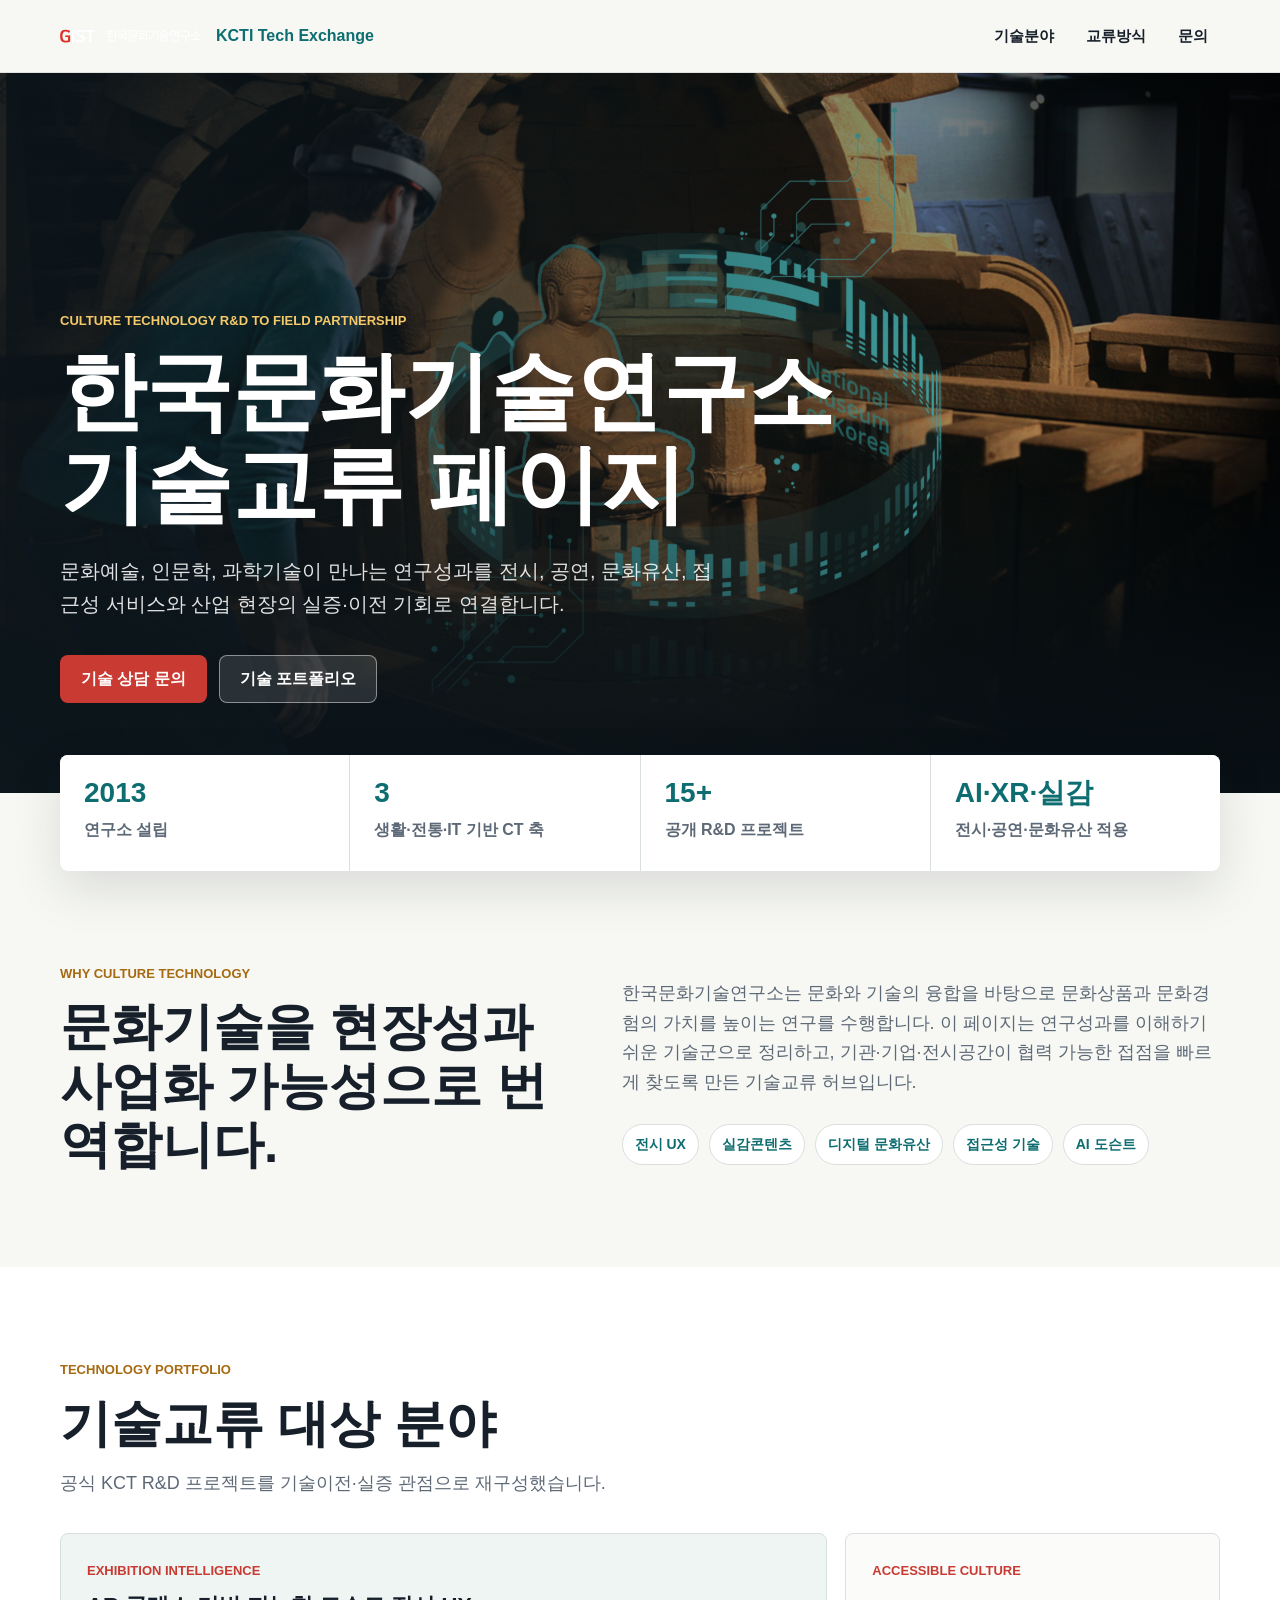
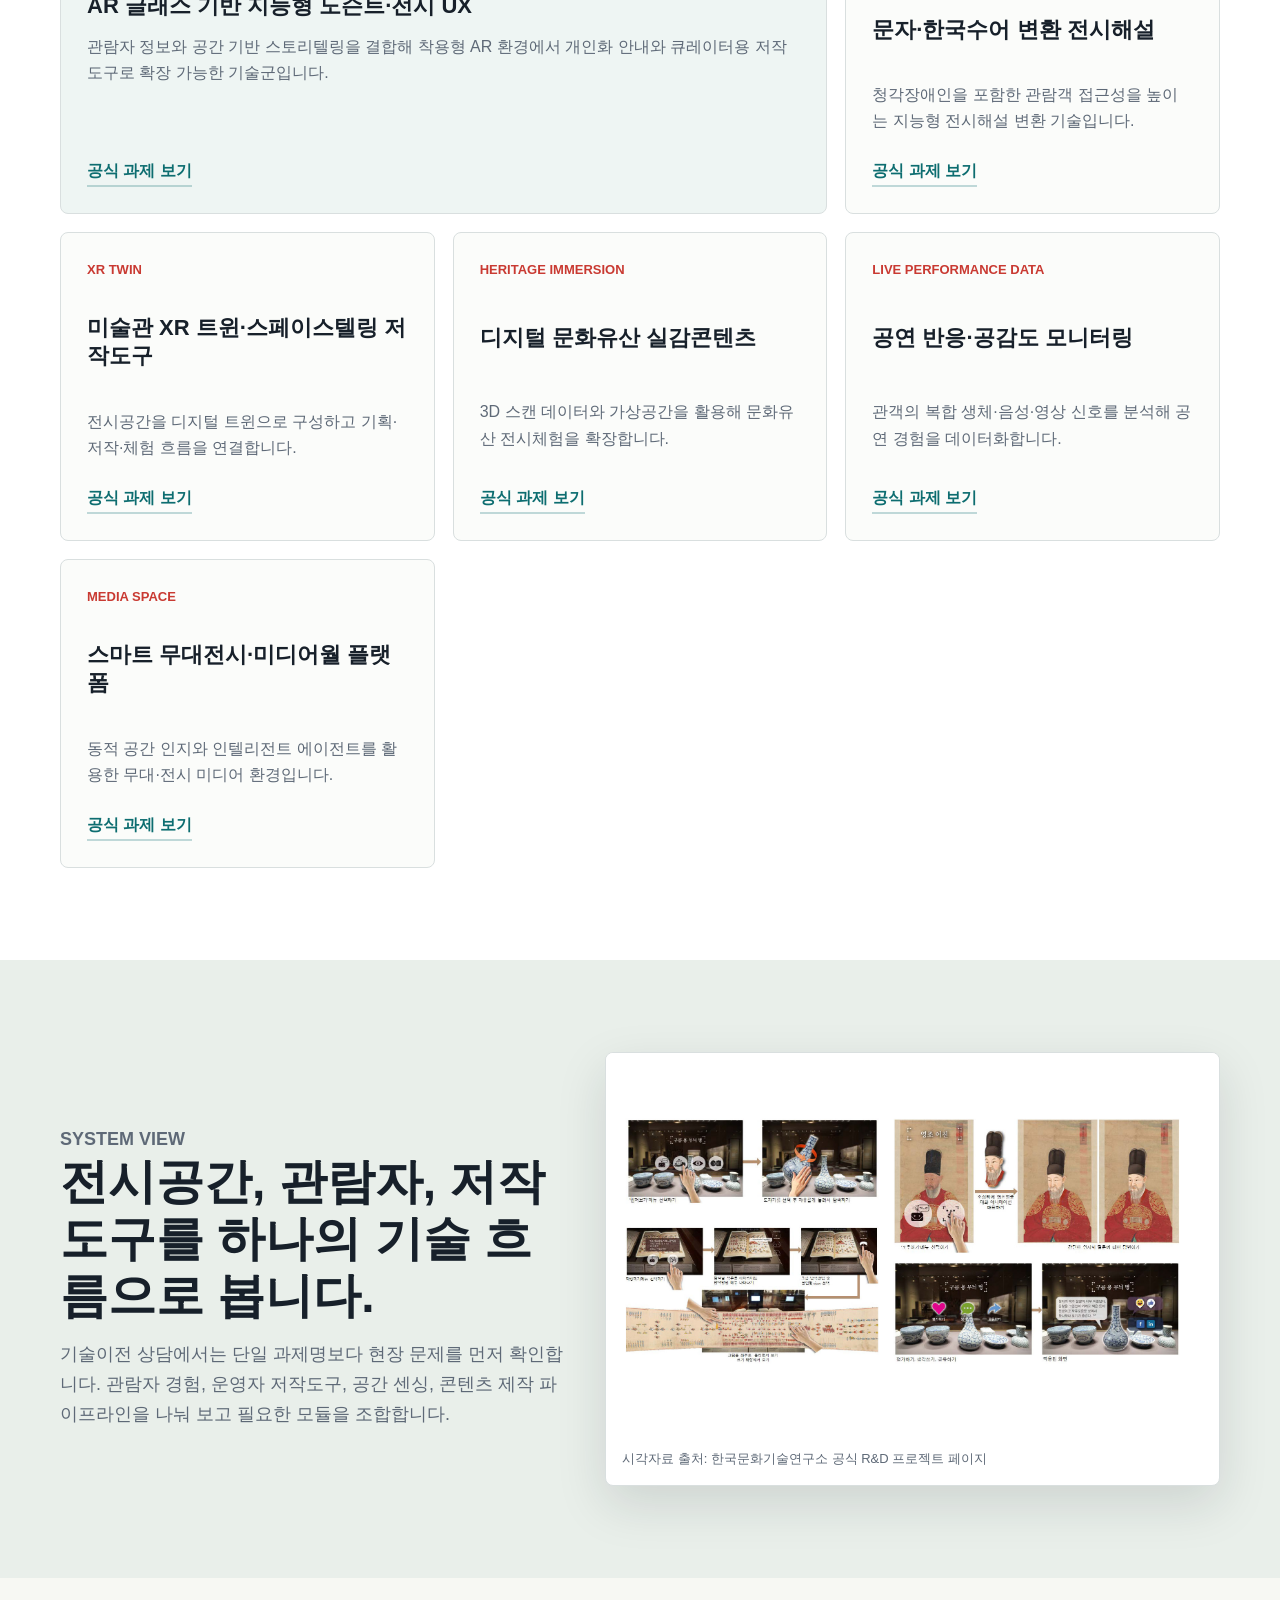
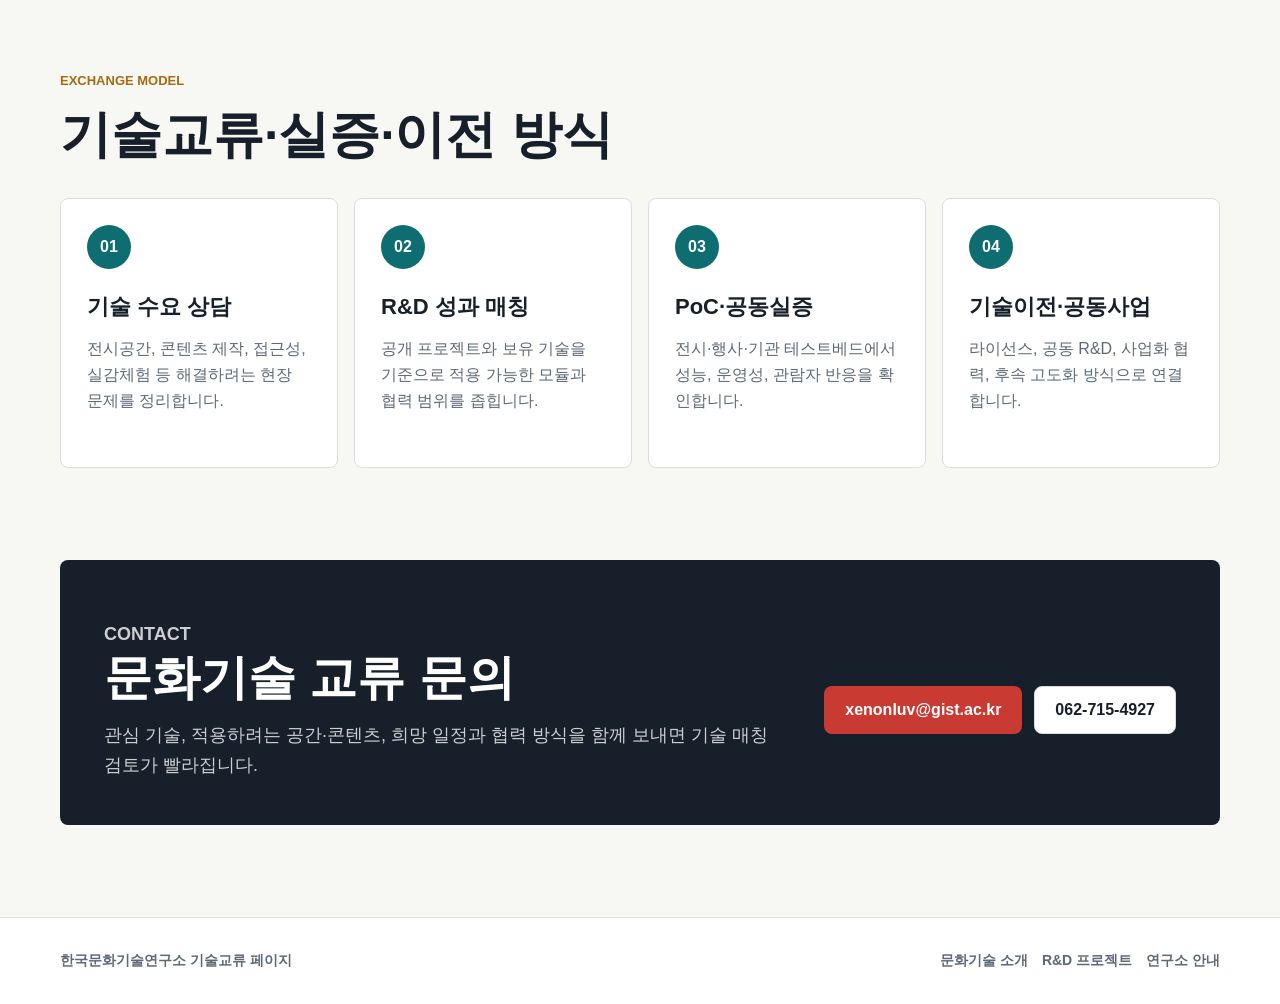
<file: index.html>
<!DOCTYPE html>
<html lang="ko">
<head>
  <meta charset="utf-8">
  <meta name="viewport" content="width=device-width, initial-scale=1">
  <title>한국문화기술연구소 기술교류 페이지</title>
  <meta name="description" content="한국문화기술연구소의 문화기술 R&D 성과를 기술교류, 실증협력, 기술이전으로 연결하는 안내 페이지입니다.">
  <meta property="og:title" content="한국문화기술연구소 기술교류 페이지">
  <meta property="og:description" content="전시, 공연, 문화유산, 접근성, XR/AI 기반 문화기술의 교류와 이전을 위한 랜딩 페이지">
  <meta property="og:image" content="assets/kct-ar-docent.jpg">
  <link rel="icon" href="assets/kct-logo.png">
  <link rel="stylesheet" href="styles.css">
</head>
<body>
  <a class="skip-link" href="#main">본문으로 바로가기</a>

  <header class="site-header">
    <div class="shell header-inner">
      <a class="brand" href="#top" aria-label="한국문화기술연구소 기술교류 페이지 홈">
        <img src="assets/kct-logo.png" alt="한국문화기술연구소">
        <span>KCTI Tech Exchange</span>
      </a>
      <nav class="nav" aria-label="주요 메뉴">
        <a href="#portfolio">기술분야</a>
        <a href="#exchange">교류방식</a>
        <a href="#contact">문의</a>
      </nav>
    </div>
  </header>

  <main id="main">
    <section id="top" class="hero" aria-labelledby="hero-title">
      <div class="hero-media" aria-hidden="true">
        <img src="assets/kct-ar-docent.jpg" alt="">
      </div>
      <div class="hero-overlay" aria-hidden="true"></div>
      <div class="shell hero-content">
        <p class="eyebrow">Culture Technology R&D to Field Partnership</p>
        <h1 id="hero-title">한국문화기술연구소 기술교류 페이지</h1>
        <p class="hero-copy">
          문화예술, 인문학, 과학기술이 만나는 연구성과를 전시, 공연, 문화유산,
          접근성 서비스와 산업 현장의 실증·이전 기회로 연결합니다.
        </p>
        <div class="hero-actions" aria-label="주요 이동">
          <a class="button primary" href="mailto:xenonluv@gist.ac.kr?subject=%5BKCTI%20Tech%20Exchange%5D%20%EA%B8%B0%EC%88%A0%EA%B5%90%EB%A5%98%20%EB%AC%B8%EC%9D%98">기술 상담 문의</a>
          <a class="button secondary" href="#portfolio">기술 포트폴리오</a>
        </div>
      </div>
    </section>

    <section class="proof-strip" aria-label="핵심 정보">
      <div class="shell proof-grid">
        <div>
          <strong>2013</strong>
          <span>연구소 설립</span>
        </div>
        <div>
          <strong>3</strong>
          <span>생활·전통·IT 기반 CT 축</span>
        </div>
        <div>
          <strong>15+</strong>
          <span>공개 R&D 프로젝트</span>
        </div>
        <div>
          <strong>AI·XR·실감</strong>
          <span>전시·공연·문화유산 적용</span>
        </div>
      </div>
    </section>

    <section class="section intro">
      <div class="shell split">
        <div class="section-heading">
          <p class="eyebrow">Why Culture Technology</p>
          <h2>문화기술을 현장성과 사업화 가능성으로 번역합니다.</h2>
        </div>
        <div class="section-body">
          <p>
            한국문화기술연구소는 문화와 기술의 융합을 바탕으로 문화상품과
            문화경험의 가치를 높이는 연구를 수행합니다. 이 페이지는 연구성과를
            이해하기 쉬운 기술군으로 정리하고, 기관·기업·전시공간이 협력 가능한
            접점을 빠르게 찾도록 만든 기술교류 허브입니다.
          </p>
          <div class="pill-row" aria-label="핵심 키워드">
            <span>전시 UX</span>
            <span>실감콘텐츠</span>
            <span>디지털 문화유산</span>
            <span>접근성 기술</span>
            <span>AI 도슨트</span>
          </div>
        </div>
      </div>
    </section>

    <section id="portfolio" class="section portfolio" aria-labelledby="portfolio-title">
      <div class="shell">
        <div class="section-heading compact">
          <p class="eyebrow">Technology Portfolio</p>
          <h2 id="portfolio-title">기술교류 대상 분야</h2>
          <p>공식 KCT R&D 프로젝트를 기술이전·실증 관점으로 재구성했습니다.</p>
        </div>

        <div class="tech-grid">
          <article class="tech-card featured">
            <div>
              <p class="card-kicker">Exhibition Intelligence</p>
              <h3>AR 글래스 기반 지능형 도슨트·전시 UX</h3>
              <p>
                관람자 정보와 공간 기반 스토리텔링을 결합해 착용형 AR 환경에서
                개인화 안내와 큐레이터용 저작도구로 확장 가능한 기술군입니다.
              </p>
            </div>
            <a href="https://kct.gist.ac.kr/kct/sub02_01_02_03.do" target="_blank" rel="noopener">공식 과제 보기</a>
          </article>

          <article class="tech-card">
            <p class="card-kicker">Accessible Culture</p>
            <h3>문자·한국수어 변환 전시해설</h3>
            <p>청각장애인을 포함한 관람객 접근성을 높이는 지능형 전시해설 변환 기술입니다.</p>
            <a href="https://kct.gist.ac.kr/kct/53877.do" target="_blank" rel="noopener">공식 과제 보기</a>
          </article>

          <article class="tech-card">
            <p class="card-kicker">XR Twin</p>
            <h3>미술관 XR 트윈·스페이스텔링 저작도구</h3>
            <p>전시공간을 디지털 트윈으로 구성하고 기획·저작·체험 흐름을 연결합니다.</p>
            <a href="https://kct.gist.ac.kr/kct/64228.do" target="_blank" rel="noopener">공식 과제 보기</a>
          </article>

          <article class="tech-card">
            <p class="card-kicker">Heritage Immersion</p>
            <h3>디지털 문화유산 실감콘텐츠</h3>
            <p>3D 스캔 데이터와 가상공간을 활용해 문화유산 전시체험을 확장합니다.</p>
            <a href="https://kct.gist.ac.kr/kct/64230.do" target="_blank" rel="noopener">공식 과제 보기</a>
          </article>

          <article class="tech-card">
            <p class="card-kicker">Live Performance Data</p>
            <h3>공연 반응·공감도 모니터링</h3>
            <p>관객의 복합 생체·음성·영상 신호를 분석해 공연 경험을 데이터화합니다.</p>
            <a href="https://kct.gist.ac.kr/kct/sub02_01_02_08.do" target="_blank" rel="noopener">공식 과제 보기</a>
          </article>

          <article class="tech-card">
            <p class="card-kicker">Media Space</p>
            <h3>스마트 무대전시·미디어월 플랫폼</h3>
            <p>동적 공간 인지와 인텔리전트 에이전트를 활용한 무대·전시 미디어 환경입니다.</p>
            <a href="https://kct.gist.ac.kr/kct/64226.do" target="_blank" rel="noopener">공식 과제 보기</a>
          </article>
        </div>
      </div>
    </section>

    <section class="section visual-band" aria-labelledby="system-title">
      <div class="shell visual-grid">
        <div class="visual-copy">
          <p class="eyebrow">System View</p>
          <h2 id="system-title">전시공간, 관람자, 저작도구를 하나의 기술 흐름으로 봅니다.</h2>
          <p>
            기술이전 상담에서는 단일 과제명보다 현장 문제를 먼저 확인합니다.
            관람자 경험, 운영자 저작도구, 공간 센싱, 콘텐츠 제작 파이프라인을
            나눠 보고 필요한 모듈을 조합합니다.
          </p>
        </div>
        <figure class="system-figure">
          <img src="assets/kct-uiux-system.jpg" alt="AR 전시 콘텐츠와 도슨트 서비스를 설명하는 연구개발 최종 목표 이미지">
          <figcaption>시각자료 출처: 한국문화기술연구소 공식 R&D 프로젝트 페이지</figcaption>
        </figure>
      </div>
    </section>

    <section id="exchange" class="section exchange" aria-labelledby="exchange-title">
      <div class="shell">
        <div class="section-heading compact">
          <p class="eyebrow">Exchange Model</p>
          <h2 id="exchange-title">기술교류·실증·이전 방식</h2>
        </div>

        <div class="steps" aria-label="진행 절차">
          <div class="step">
            <span>01</span>
            <h3>기술 수요 상담</h3>
            <p>전시공간, 콘텐츠 제작, 접근성, 실감체험 등 해결하려는 현장 문제를 정리합니다.</p>
          </div>
          <div class="step">
            <span>02</span>
            <h3>R&D 성과 매칭</h3>
            <p>공개 프로젝트와 보유 기술을 기준으로 적용 가능한 모듈과 협력 범위를 좁힙니다.</p>
          </div>
          <div class="step">
            <span>03</span>
            <h3>PoC·공동실증</h3>
            <p>전시·행사·기관 테스트베드에서 성능, 운영성, 관람자 반응을 확인합니다.</p>
          </div>
          <div class="step">
            <span>04</span>
            <h3>기술이전·공동사업</h3>
            <p>라이선스, 공동 R&D, 사업화 협력, 후속 고도화 방식으로 연결합니다.</p>
          </div>
        </div>
      </div>
    </section>

    <section id="contact" class="section contact" aria-labelledby="contact-title">
      <div class="shell contact-panel">
        <div>
          <p class="eyebrow">Contact</p>
          <h2 id="contact-title">문화기술 교류 문의</h2>
          <p>
            관심 기술, 적용하려는 공간·콘텐츠, 희망 일정과 협력 방식을 함께 보내면
            기술 매칭 검토가 빨라집니다.
          </p>
        </div>
        <div class="contact-actions">
          <a class="button primary" href="mailto:xenonluv@gist.ac.kr?subject=%5BKCTI%20Tech%20Exchange%5D%20%EA%B8%B0%EC%88%A0%EA%B5%90%EB%A5%98%20%EB%AC%B8%EC%9D%98">xenonluv@gist.ac.kr</a>
          <a class="button secondary" href="tel:+82627154927">062-715-4927</a>
        </div>
      </div>
    </section>
  </main>

  <footer class="site-footer">
    <div class="shell footer-inner">
      <p>한국문화기술연구소 기술교류 페이지</p>
      <div>
        <a href="https://kct.gist.ac.kr/kct/sub02_01_01.do" target="_blank" rel="noopener">문화기술 소개</a>
        <a href="https://kct.gist.ac.kr/kct/64226.do" target="_blank" rel="noopener">R&D 프로젝트</a>
        <a href="https://kct.gist.ac.kr/kct/sub05_01_01.do" target="_blank" rel="noopener">연구소 안내</a>
      </div>
    </div>
  </footer>
</body>
</html>
</file>
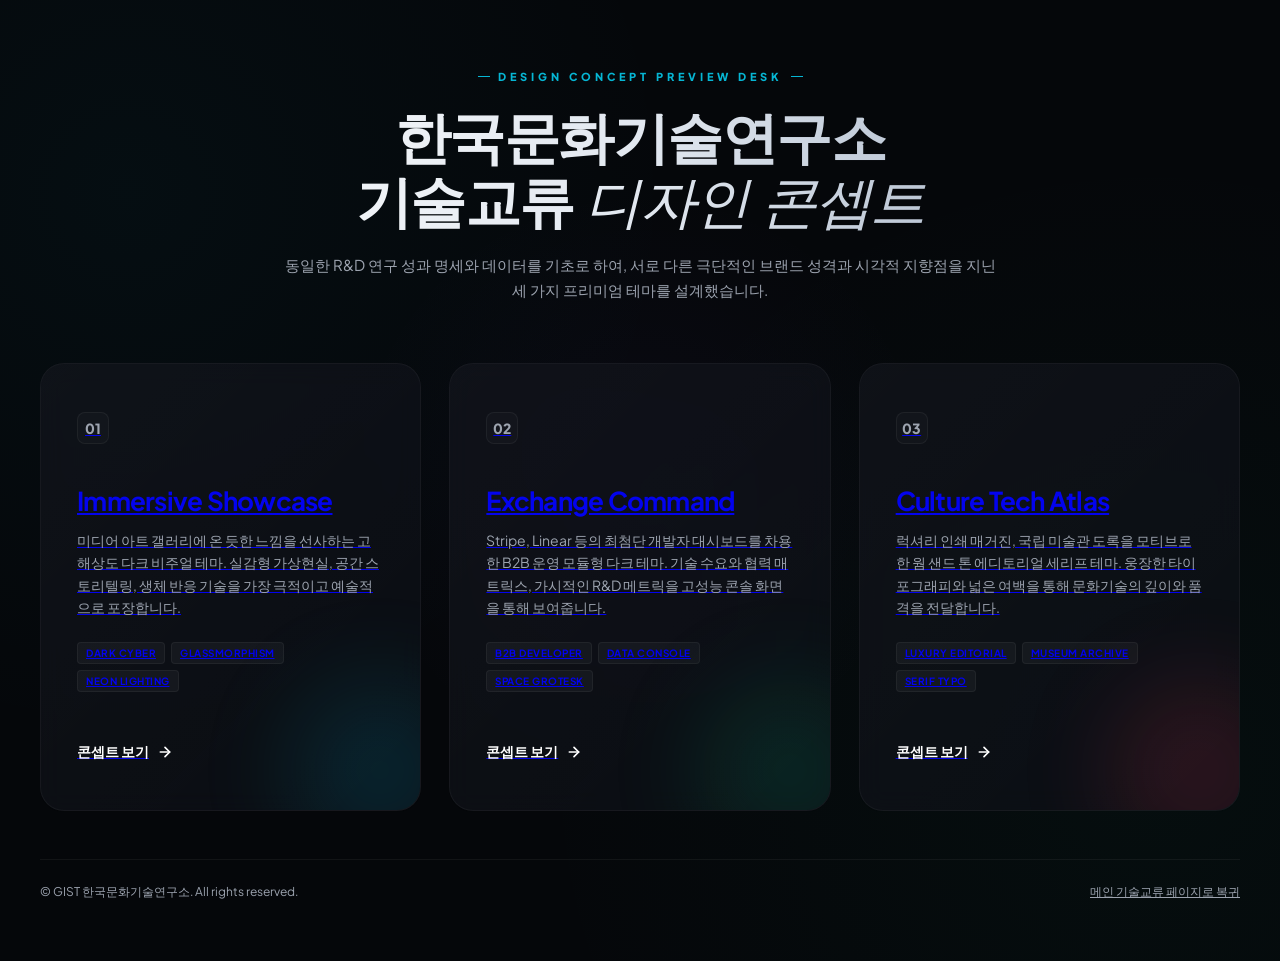
<file: concepts/index.html>
<!DOCTYPE html>
<html lang="ko">
<head>
  <meta charset="utf-8">
  <meta name="viewport" content="width=device-width, initial-scale=1">
  <title>KCTI 디자인 콘셉트 프리뷰 데스크</title>
  <style>
    @import url('https://fonts.googleapis.com/css2?family=Plus+Jakarta+Sans:wght@300;400;500;600;700;800&family=Playfair+Display:ital,wght@0,600;1,400&family=Space+Grotesk:wght@500;700&display=swap');

    :root {
      --bg-main: #05070a;
      --card-bg: rgba(13, 17, 23, 0.7);
      --text-main: #f3f4f6;
      --text-muted: #9ca3af;
      --accent-cyan: #06b6d4;
      --accent-emerald: #10b981;
      --accent-terracotta: #f43f5e;
      --border-base: rgba(255, 255, 255, 0.05);
      --font-sans: 'Plus Jakarta Sans', sans-serif;
      --font-serif: 'Playfair Display', serif;
    }

    * {
      box-sizing: border-box;
      margin: 0;
      padding: 0;
    }

    body {
      font-family: var(--font-sans);
      background-color: var(--bg-main);
      color: var(--text-main);
      min-height: 100vh;
      display: flex;
      flex-direction: column;
      justify-content: center;
      align-items: center;
      padding: 60px 20px;
      overflow-x: hidden;
      position: relative;
      background-image:
        radial-gradient(circle at 10% 20%, rgba(6, 182, 212, 0.04) 0%, transparent 40%),
        radial-gradient(circle at 90% 80%, rgba(16, 185, 129, 0.04) 0%, transparent 45%);
    }

    /* Background Ambience */
    body::before {
      content: '';
      position: absolute;
      top: 50%;
      left: 50%;
      transform: translate(-50%, -50%);
      width: 600px;
      height: 600px;
      background: radial-gradient(circle, rgba(139, 92, 246, 0.04) 0%, transparent 70%);
      pointer-events: none;
      z-index: 0;
    }

    .home-wrap {
      max-width: 1200px;
      width: 100%;
      z-index: 1;
      text-align: center;
    }

    .home-kicker {
      font-size: 11px;
      font-weight: 800;
      text-transform: uppercase;
      letter-spacing: 4px;
      color: var(--accent-cyan);
      margin-bottom: 20px;
      display: inline-flex;
      align-items: center;
      gap: 8px;
    }

    .home-kicker::before,
    .home-kicker::after {
      content: '';
      display: inline-block;
      width: 12px;
      height: 1px;
      background-color: var(--accent-cyan);
    }

    h1 {
      font-family: var(--font-serif);
      font-size: clamp(32px, 4.5vw, 56px);
      font-weight: 600;
      line-height: 1.15;
      letter-spacing: -1.5px;
      margin-bottom: 20px;
      background: linear-gradient(to right, #ffffff, #e2e8f0, #94a3b8);
      -webkit-background-clip: text;
      -webkit-text-fill-color: transparent;
    }

    h1 em {
      font-style: italic;
      font-weight: 400;
      color: var(--accent-cyan);
    }

    .home-lead {
      font-size: clamp(15px, 1.1vw, 19px);
      color: var(--text-muted);
      max-width: 720px;
      margin: 0 auto 60px;
      line-height: 1.7;
    }

    /* Concept Selector Grid */
    .concept-list {
      display: grid;
      grid-template-columns: repeat(3, 1fr);
      gap: 28px;
      width: 100%;
      margin-bottom: 48px;
    }

    .concept-card {
      background-color: var(--card-bg);
      border: 1px solid var(--border-base);
      border-radius: 24px;
      padding: 48px 36px;
      min-height: 380px;
      display: flex;
      flex-direction: column;
      justify-content: space-between;
      text-align: left;
      position: relative;
      overflow: hidden;
      backdrop-filter: blur(12px);
      -webkit-backdrop-filter: blur(12px);
      transition: all 0.4s cubic-bezier(0.25, 0.8, 0.25, 1);
    }

    .concept-card::before {
      content: '';
      position: absolute;
      top: 0;
      left: 0;
      width: 100%;
      height: 100%;
      background: linear-gradient(135deg, rgba(255,255,255,0.02), transparent);
      pointer-events: none;
    }

    /* Glow overlays on hover */
    .concept-card::after {
      content: '';
      position: absolute;
      bottom: -50px;
      right: -50px;
      width: 180px;
      height: 180px;
      border-radius: 50%;
      filter: blur(50px);
      opacity: 0.15;
      pointer-events: none;
      transition: all 0.4s ease;
    }

    .card-immersive::after { background-color: var(--accent-cyan); }
    .card-command::after { background-color: var(--accent-emerald); }
    .card-atlas::after { background-color: var(--accent-terracotta); }

    .concept-card:hover {
      transform: translateY(-10px);
      background-color: rgba(20, 27, 38, 0.9);
      box-shadow: 0 20px 40px rgba(0, 0, 0, 0.4);
    }

    .concept-card.card-immersive:hover {
      border-color: rgba(6, 182, 212, 0.35);
      box-shadow:
        0 20px 45px rgba(0, 0, 0, 0.5),
        0 0 20px rgba(6, 182, 212, 0.15);
    }

    .concept-card.card-command:hover {
      border-color: rgba(16, 185, 129, 0.35);
      box-shadow:
        0 20px 45px rgba(0, 0, 0, 0.5),
        0 0 20px rgba(16, 185, 129, 0.15);
    }

    .concept-card.card-atlas:hover {
      border-color: rgba(244, 63, 94, 0.35);
      box-shadow:
        0 20px 45px rgba(0, 0, 0, 0.5),
        0 0 20px rgba(244, 63, 94, 0.15);
    }

    .concept-card:hover::after {
      transform: scale(1.4);
      opacity: 0.3;
    }

    .concept-card span.num {
      font-size: 14px;
      font-weight: 800;
      color: var(--text-muted);
      border: 1px solid var(--border-base);
      background: rgba(255,255,255,0.02);
      width: 32px;
      height: 32px;
      border-radius: 8px;
      display: flex;
      align-items: center;
      justify-content: center;
      margin-bottom: 40px;
    }

    .card-immersive:hover span.num { color: var(--accent-cyan); border-color: rgba(6, 182, 212, 0.2); }
    .card-command:hover span.num { color: var(--accent-emerald); border-color: rgba(16, 185, 129, 0.2); }
    .card-atlas:hover span.num { color: var(--accent-terracotta); border-color: rgba(244, 63, 94, 0.2); }

    .concept-card-content h3 {
      font-size: 26px;
      font-weight: 700;
      letter-spacing: -0.75px;
      margin-bottom: 12px;
    }

    .concept-card-content p {
      font-size: 14px;
      color: var(--text-muted);
      line-height: 1.6;
      margin-bottom: 24px;
    }

    .tag-row {
      display: flex;
      flex-wrap: wrap;
      gap: 6px;
      margin-bottom: 40px;
    }

    .tag-row span {
      font-size: 10px;
      font-weight: 700;
      text-transform: uppercase;
      letter-spacing: 0.5px;
      background: rgba(255, 255, 255, 0.04);
      border: 1px solid var(--border-base);
      padding: 4px 8px;
      border-radius: 4px;
      color: var(--text-secondary);
    }

    /* Action arrow button in cards */
    .card-action {
      display: inline-flex;
      align-items: center;
      gap: 8px;
      font-size: 14px;
      font-weight: 700;
      color: #ffffff;
      padding-top: 10px;
    }

    .card-action svg {
      transition: transform 0.3s ease;
    }

    .concept-card:hover .card-action svg {
      transform: translateX(6px);
    }

    .card-immersive:hover .card-action { color: var(--accent-cyan); }
    .card-command:hover .card-action { color: var(--accent-emerald); }
    .card-atlas:hover .card-action { color: var(--accent-terracotta); }

    /* Footer Meta Info */
    .home-footer {
      max-width: 1200px;
      width: 100%;
      margin-top: 40px;
      padding-top: 24px;
      border-top: 1px solid var(--border-base);
      display: flex;
      justify-content: space-between;
      align-items: center;
      z-index: 1;
      font-size: 12px;
      color: var(--text-muted);
    }

    .home-footer a {
      color: var(--text-muted);
    }

    .home-footer a:hover {
      color: #ffffff;
    }

    /* Responsive Design */
    @media (max-width: 1024px) {
      .concept-list {
        grid-template-columns: 1fr;
        gap: 20px;
      }
      .concept-card {
        min-height: 280px;
        padding: 36px 28px;
      }
    }
  </style>
</head>
<body class="concept-home">

  <main class="home-wrap">
    <p class="home-kicker">Design Concept Preview Desk</p>
    <h1>한국문화기술연구소<br>기술교류 <em>디자인 콘셉트</em></h1>
    <p class="home-lead">동일한 R&D 연구 성과 명세와 데이터를 기초로 하여, 서로 다른 극단적인 브랜드 성격과 시각적 지향점을 지닌 세 가지 프리미엄 테마를 설계했습니다.</p>

    <nav class="concept-list" aria-label="디자인 콘셉트 목록">

      <a href="concept-01-immersive.html" class="concept-card card-immersive">
        <div>
          <span class="num">01</span>
          <div class="concept-card-content">
            <h3>Immersive Showcase</h3>
            <p>미디어 아트 갤러리에 온 듯한 느낌을 선사하는 고해상도 다크 비주얼 테마. 실감형 가상현실, 공간 스토리텔링, 생체 반응 기술을 가장 극적이고 예술적으로 포장합니다.</p>
            <div class="tag-row">
              <span>DARK CYBER</span>
              <span>GLASSMORPHISM</span>
              <span>NEON LIGHTING</span>
            </div>
          </div>
        </div>
        <div class="card-action">
          콘셉트 보기
          <svg width="16" height="16" viewBox="0 0 24 24" fill="none" stroke="currentColor" stroke-width="2.5" stroke-linecap="round" stroke-linejoin="round"><line x1="5" y1="12" x2="19" y2="12"></line><polyline points="12 5 19 12 12 19"></polyline></svg>
        </div>
      </a>

      <a href="concept-02-command.html" class="concept-card card-command">
        <div>
          <span class="num">02</span>
          <div class="concept-card-content">
            <h3>Exchange Command</h3>
            <p>Stripe, Linear 등의 최첨단 개발자 대시보드를 차용한 B2B 운영 모듈형 다크 테마. 기술 수요와 협력 매트릭스, 가시적인 R&D 메트릭을 고성능 콘솔 화면을 통해 보여줍니다.</p>
            <div class="tag-row">
              <span>B2B DEVELOPER</span>
              <span>DATA CONSOLE</span>
              <span>SPACE GROTESK</span>
            </div>
          </div>
        </div>
        <div class="card-action">
          콘셉트 보기
          <svg width="16" height="16" viewBox="0 0 24 24" fill="none" stroke="currentColor" stroke-width="2.5" stroke-linecap="round" stroke-linejoin="round"><line x1="5" y1="12" x2="19" y2="12"></line><polyline points="12 5 19 12 12 19"></polyline></svg>
        </div>
      </a>

      <a href="concept-03-atlas.html" class="concept-card card-atlas">
        <div>
          <span class="num">03</span>
          <div class="concept-card-content">
            <h3>Culture Tech Atlas</h3>
            <p>럭셔리 인쇄 매거진, 국립 미술관 도록을 모티브로 한 웜 샌드 톤 에디토리얼 세리프 테마. 웅장한 타이포그래피와 넓은 여백을 통해 문화기술의 깊이와 품격을 전달합니다.</p>
            <div class="tag-row">
              <span>LUXURY EDITORIAL</span>
              <span>MUSEUM ARCHIVE</span>
              <span>SERIF TYPO</span>
            </div>
          </div>
        </div>
        <div class="card-action">
          콘셉트 보기
          <svg width="16" height="16" viewBox="0 0 24 24" fill="none" stroke="currentColor" stroke-width="2.5" stroke-linecap="round" stroke-linejoin="round"><line x1="5" y1="12" x2="19" y2="12"></line><polyline points="12 5 19 12 12 19"></polyline></svg>
        </div>
      </a>

    </nav>

    <footer class="home-footer">
      <p>&copy; GIST 한국문화기술연구소. All rights reserved.</p>
      <p><a href="../index.html">메인 기술교류 페이지로 복귀</a></p>
    </footer>
  </main>

</body>
</html>
</file>
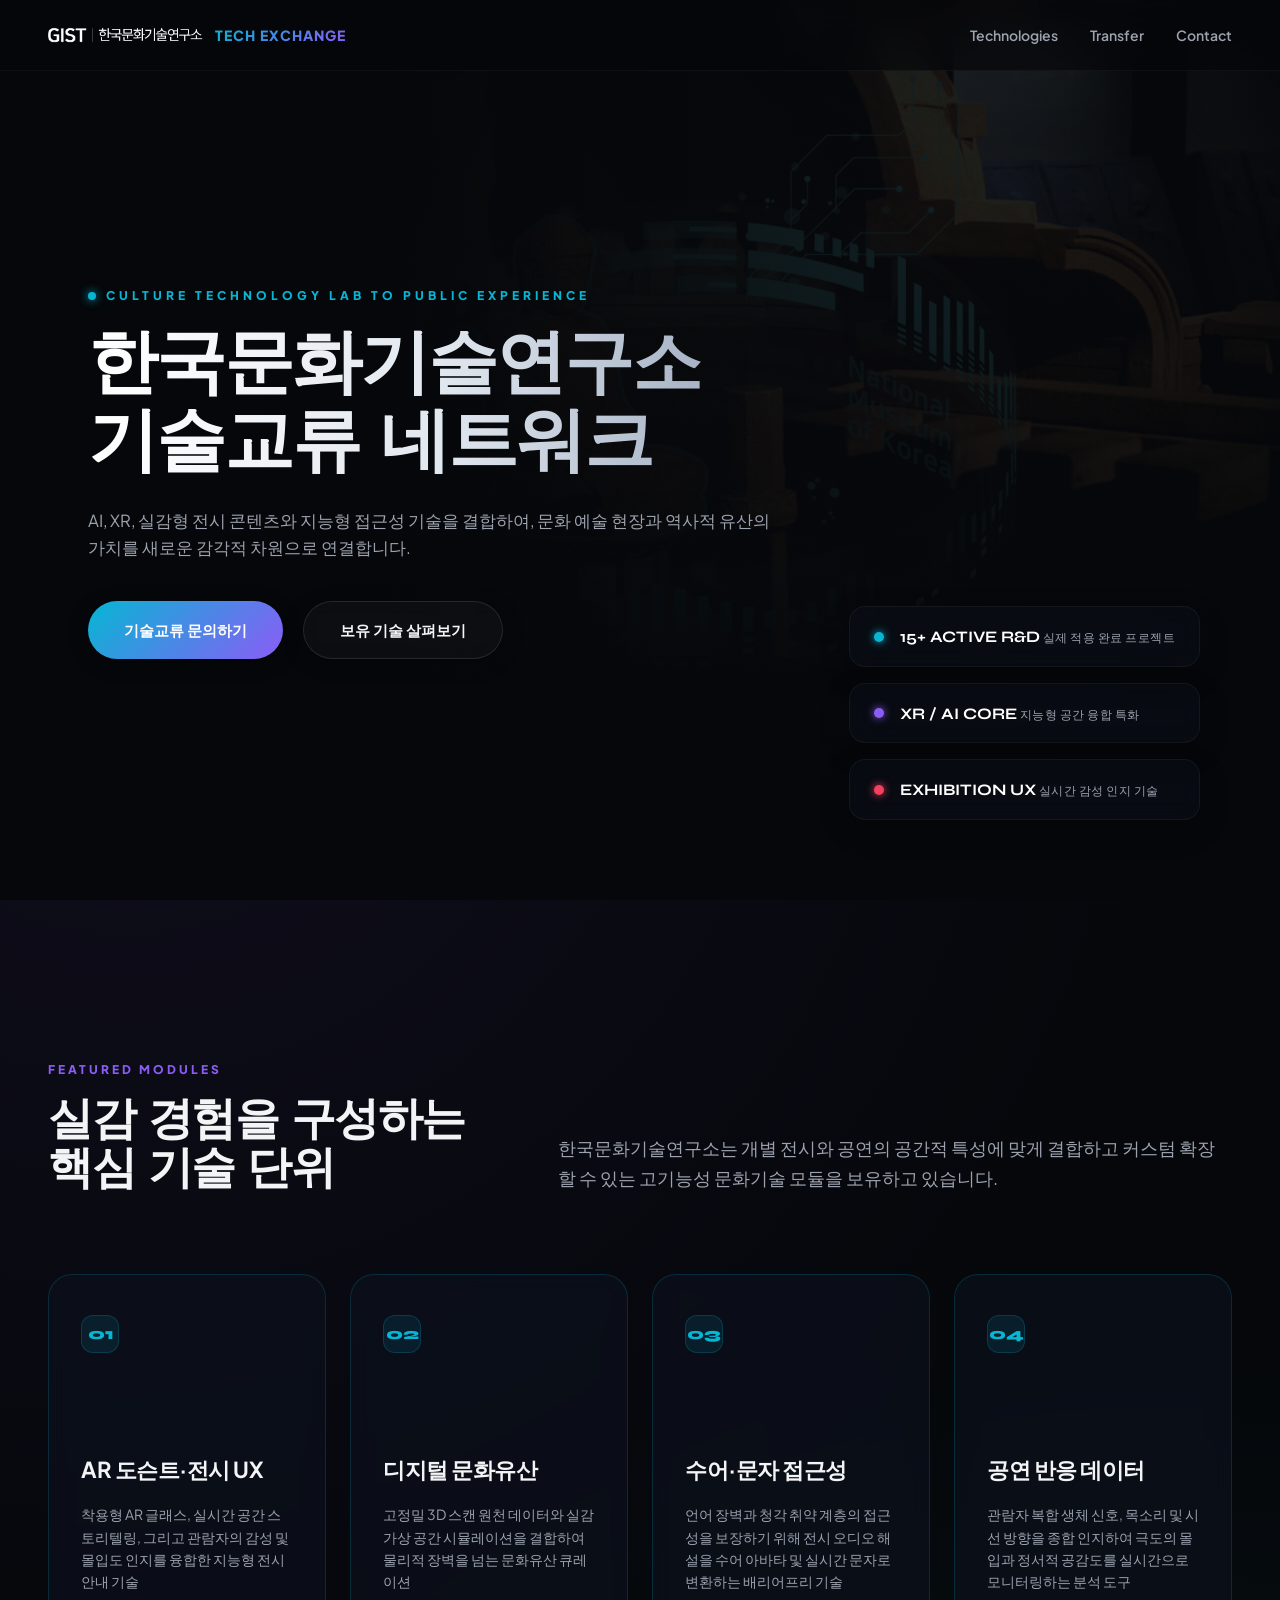
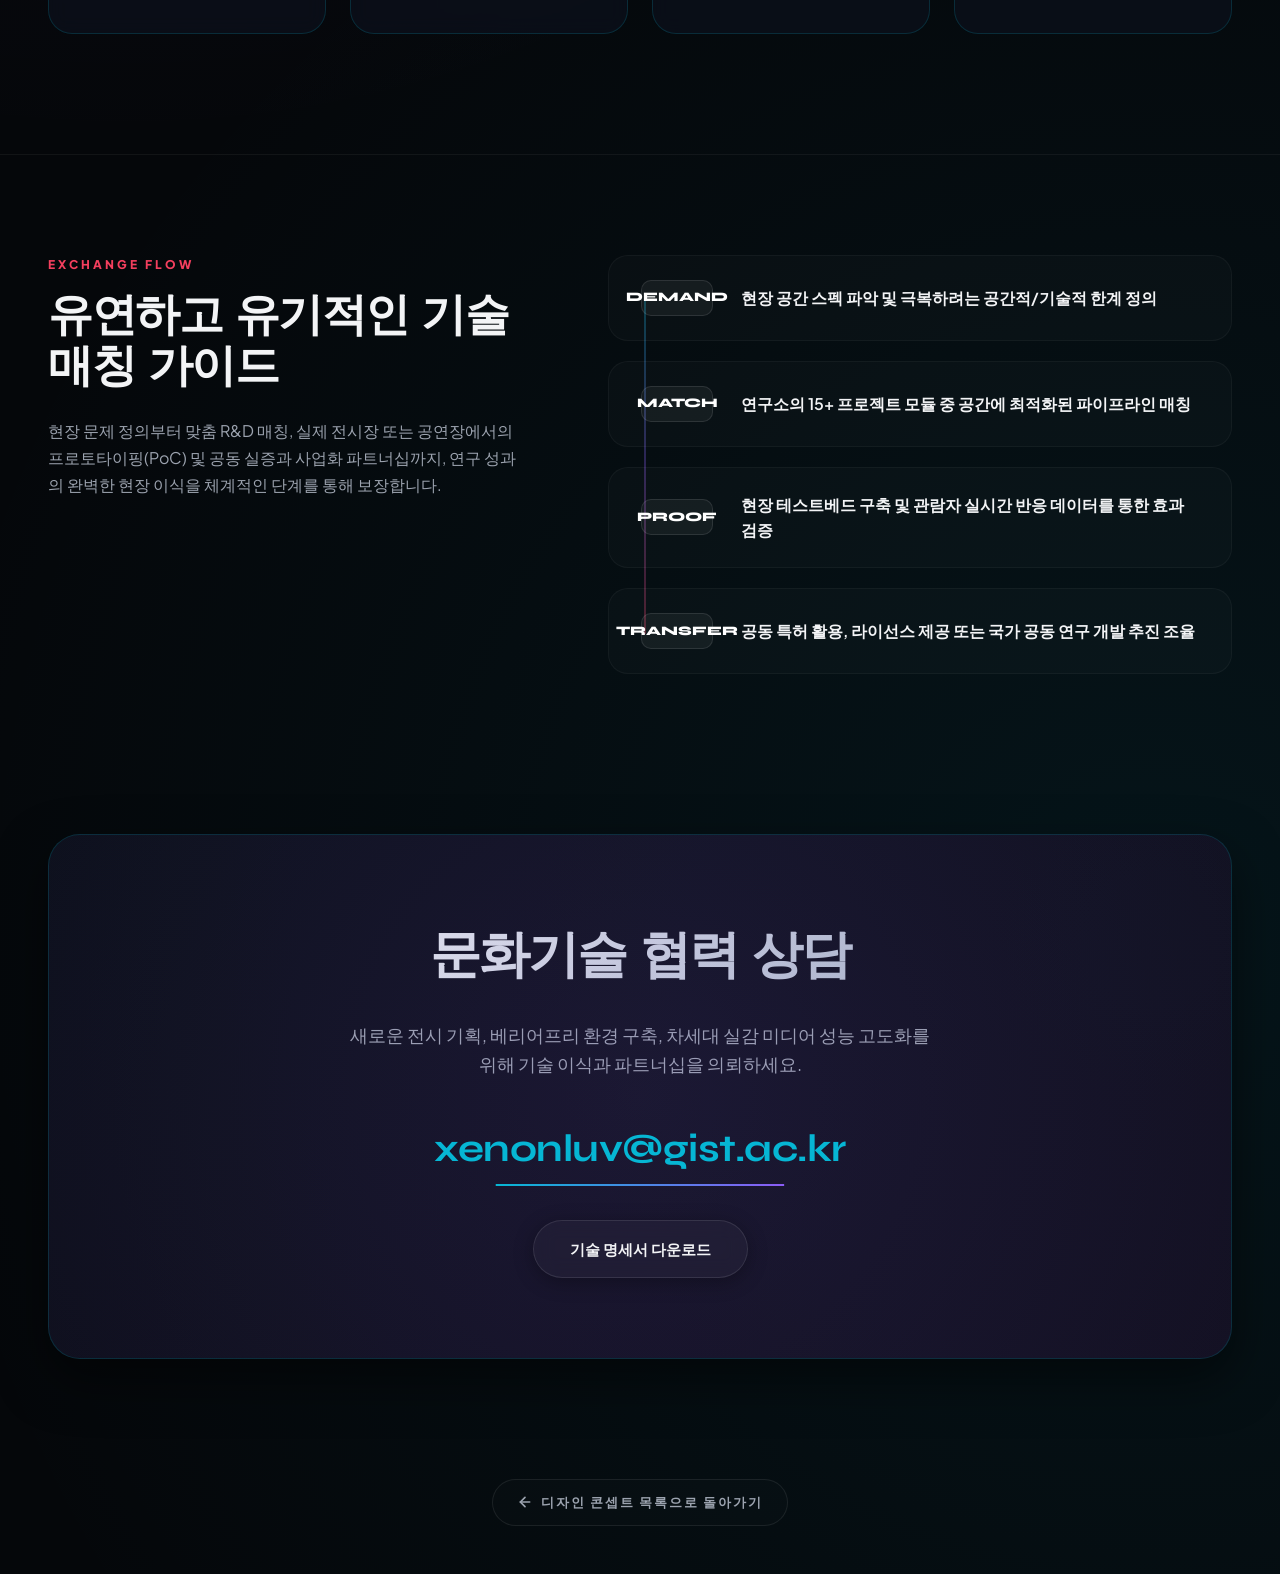
<file: concepts/concept-01-immersive.html>
<!DOCTYPE html>
<html lang="ko">
<head>
  <meta charset="utf-8">
  <meta name="viewport" content="width=device-width, initial-scale=1">
  <title>Immersive Showcase | KCTI Tech Exchange</title>
  <style>
    @import url('https://fonts.googleapis.com/css2?family=Plus+Jakarta+Sans:wght@300;400;500;600;700;800&family=Syne:wght@700;800&display=swap');

    :root {
      --bg-dark: #05070a;
      --bg-card: rgba(13, 18, 30, 0.65);
      --bg-card-hover: rgba(20, 27, 45, 0.85);
      --border-neon: rgba(6, 182, 212, 0.18);
      --border-neon-hover: rgba(139, 92, 246, 0.45);
      --cyan-glow: rgba(6, 182, 212, 0.4);
      --purple-glow: rgba(139, 92, 246, 0.45);
      --accent-cyan: #06b6d4;
      --accent-purple: #8b5cf6;
      --accent-rose: #f43f5e;
      --text-main: #f3f4f6;
      --text-muted: #9ca3af;
      --font-display: 'Syne', sans-serif;
      --font-body: 'Plus Jakarta Sans', -apple-system, BlinkMacSystemFont, "Segoe UI", Roboto, "Helvetica Neue", Arial, sans-serif;
    }

    * {
      box-sizing: border-box;
      margin: 0;
      padding: 0;
    }

    html {
      scroll-behavior: smooth;
      background-color: var(--bg-dark);
    }

    body {
      font-family: var(--font-body);
      color: var(--text-main);
      background:
        radial-gradient(circle at 10% 20%, rgba(139, 92, 246, 0.08) 0%, transparent 40%),
        radial-gradient(circle at 90% 80%, rgba(6, 182, 212, 0.08) 0%, transparent 45%),
        var(--bg-dark);
      overflow-x: hidden;
      line-height: 1.6;
    }

    a {
      color: inherit;
      text-decoration: none;
      transition: all 0.3s cubic-bezier(0.4, 0, 0.2, 1);
    }

    img {
      max-width: 100%;
      display: block;
    }

    /* Fixed Header with Glassmorphism */
    .im-header {
      position: fixed;
      top: 0;
      left: 0;
      width: 100%;
      z-index: 100;
      padding: 20px 48px;
      display: flex;
      justify-content: space-between;
      align-items: center;
      background: rgba(5, 7, 10, 0.65);
      backdrop-filter: blur(20px);
      -webkit-backdrop-filter: blur(20px);
      border-bottom: 1px solid rgba(255, 255, 255, 0.04);
      transition: all 0.3s ease;
    }

    .im-mark {
      display: flex;
      align-items: center;
      gap: 12px;
      font-weight: 700;
      letter-spacing: -0.5px;
    }

    .im-mark img {
      height: 28px;
      filter: brightness(0) invert(1);
    }

    .im-mark span {
      background: linear-gradient(135deg, var(--accent-cyan), var(--accent-purple));
      -webkit-background-clip: text;
      -webkit-text-fill-color: transparent;
      font-size: 14px;
      font-weight: 800;
      text-transform: uppercase;
      letter-spacing: 1px;
    }

    .im-header nav {
      display: flex;
      gap: 32px;
    }

    .im-header nav a {
      font-size: 14px;
      font-weight: 600;
      color: var(--text-muted);
      position: relative;
      padding: 4px 0;
    }

    .im-header nav a:hover {
      color: var(--text-main);
    }

    .im-header nav a::after {
      content: '';
      position: absolute;
      bottom: 0;
      left: 0;
      width: 0;
      height: 2px;
      background: linear-gradient(90deg, var(--accent-cyan), var(--accent-purple));
      transition: width 0.3s ease;
    }

    .im-header nav a:hover::after {
      width: 100%;
    }

    /* Hero Section */
    .im-hero {
      position: relative;
      min-height: 100vh;
      display: flex;
      align-items: center;
      padding: 120px 48px 80px;
      overflow: hidden;
    }

    .im-hero-bg {
      position: absolute;
      top: 0;
      left: 0;
      width: 100%;
      height: 100%;
      object-fit: cover;
      object-position: center;
      opacity: 0.35;
      filter: saturate(0.8) contrast(1.1) brightness(0.7);
      mix-blend-mode: lighten;
    }

    .im-shade {
      position: absolute;
      inset: 0;
      background:
        radial-gradient(circle at 60% 40%, transparent 20%, var(--bg-dark) 90%),
        linear-gradient(to top, var(--bg-dark) 10%, transparent 100%),
        linear-gradient(to right, var(--bg-dark) 30%, transparent 100%);
      z-index: 1;
    }

    .im-hero-copy {
      position: relative;
      z-index: 2;
      max-width: 900px;
      margin-left: 40px;
    }

    .im-hero-copy p {
      font-size: 12px;
      font-weight: 800;
      text-transform: uppercase;
      letter-spacing: 4px;
      color: var(--accent-cyan);
      margin-bottom: 20px;
      display: inline-flex;
      align-items: center;
      gap: 10px;
    }

    .im-hero-copy p::before {
      content: '';
      display: inline-block;
      width: 8px;
      height: 8px;
      border-radius: 50%;
      background: var(--accent-cyan);
      box-shadow: 0 0 10px var(--accent-cyan);
    }

    .im-hero-copy h1 {
      font-family: var(--font-display);
      font-size: clamp(3rem, 5.5vw, 6rem);
      font-weight: 800;
      line-height: 1.1;
      letter-spacing: -2px;
      margin-bottom: 28px;
      background: linear-gradient(to right, #ffffff, #e2e8f0, #94a3b8);
      -webkit-background-clip: text;
      -webkit-text-fill-color: transparent;
    }

    .im-hero-copy > span {
      display: block;
      font-size: clamp(16px, 1.3vw, 22px);
      color: var(--text-muted);
      line-height: 1.6;
      margin-bottom: 40px;
      max-width: 700px;
    }

    .im-actions {
      display: flex;
      gap: 20px;
      flex-wrap: wrap;
    }

    .btn {
      display: inline-flex;
      align-items: center;
      justify-content: center;
      padding: 16px 36px;
      font-size: 15px;
      font-weight: 700;
      border-radius: 9999px;
      position: relative;
      overflow: hidden;
      box-shadow: 0 4px 20px rgba(0,0,0,0.3);
    }

    .btn-primary {
      background: linear-gradient(135deg, var(--accent-cyan), var(--accent-purple));
      color: #ffffff;
      border: none;
    }

    .btn-primary::before {
      content: '';
      position: absolute;
      inset: 0;
      background: linear-gradient(135deg, var(--accent-purple), var(--accent-cyan));
      opacity: 0;
      transition: opacity 0.4s ease;
      z-index: 1;
      border-radius: 9999px;
    }

    .btn-primary:hover::before {
      opacity: 1;
    }

    .btn-primary span {
      position: relative;
      z-index: 2;
    }

    .btn-primary:hover {
      transform: translateY(-2px);
      box-shadow: 0 0 25px rgba(6, 182, 212, 0.45);
    }

    .btn-secondary {
      background: rgba(255, 255, 255, 0.03);
      color: var(--text-main);
      border: 1px solid rgba(255, 255, 255, 0.1);
      backdrop-filter: blur(10px);
    }

    .btn-secondary:hover {
      background: rgba(255, 255, 255, 0.08);
      border-color: var(--accent-cyan);
      transform: translateY(-2px);
      box-shadow: 0 0 20px rgba(6, 182, 212, 0.15);
    }

    .im-signal {
      position: absolute;
      right: 80px;
      bottom: 80px;
      z-index: 2;
      display: flex;
      flex-direction: column;
      gap: 16px;
    }

    .im-signal-card {
      background: rgba(13, 18, 30, 0.4);
      backdrop-filter: blur(12px);
      border: 1px solid rgba(255,255,255,0.05);
      padding: 16px 24px;
      border-radius: 16px;
      display: flex;
      align-items: center;
      gap: 16px;
      box-shadow: 0 10px 30px rgba(0,0,0,0.2);
    }

    .im-signal-card .indicator {
      width: 10px;
      height: 10px;
      border-radius: 50%;
      background: var(--accent-cyan);
      box-shadow: 0 0 8px var(--accent-cyan);
      animation: pulse 2s infinite;
    }

    @keyframes pulse {
      0% { transform: scale(0.9); opacity: 0.6; }
      50% { transform: scale(1.15); opacity: 1; box-shadow: 0 0 14px var(--accent-cyan); }
      100% { transform: scale(0.9); opacity: 0.6; }
    }

    .im-signal-card:nth-child(2) .indicator {
      background: var(--accent-purple);
      box-shadow: 0 0 8px var(--accent-purple);
      animation: pulse-purple 2s infinite 0.5s;
    }

    @keyframes pulse-purple {
      0% { transform: scale(0.9); opacity: 0.6; }
      50% { transform: scale(1.15); opacity: 1; box-shadow: 0 0 14px var(--accent-purple); }
      100% { transform: scale(0.9); opacity: 0.6; }
    }

    .im-signal-card:nth-child(3) .indicator {
      background: var(--accent-rose);
      box-shadow: 0 0 8px var(--accent-rose);
      animation: pulse-rose 2s infinite 1s;
    }

    @keyframes pulse-rose {
      0% { transform: scale(0.9); opacity: 0.6; }
      50% { transform: scale(1.15); opacity: 1; box-shadow: 0 0 14px var(--accent-rose); }
      100% { transform: scale(0.9); opacity: 0.6; }
    }

    .im-signal-card strong {
      font-size: 16px;
      font-weight: 700;
      color: #ffffff;
      font-family: var(--font-display);
    }

    .im-signal-card span {
      font-size: 12px;
      color: var(--text-muted);
      letter-spacing: 0.5px;
    }

    /* Technologies Section */
    .im-section {
      max-width: 1400px;
      margin: 0 auto;
      padding: 160px 48px 120px;
    }

    .im-section-head {
      display: grid;
      grid-template-columns: 1fr 1.5fr;
      gap: 60px;
      margin-bottom: 80px;
      align-items: flex-end;
    }

    .im-section-head .left p {
      font-size: 12px;
      font-weight: 800;
      text-transform: uppercase;
      letter-spacing: 3px;
      color: var(--accent-purple);
      margin-bottom: 16px;
    }

    .im-section-head .left h2 {
      font-family: var(--font-display);
      font-size: clamp(32px, 3.5vw, 56px);
      font-weight: 800;
      line-height: 1.1;
      letter-spacing: -1.5px;
    }

    .im-section-head .right p {
      font-size: 18px;
      color: var(--text-muted);
      line-height: 1.7;
    }

    .im-modules {
      display: grid;
      grid-template-columns: repeat(4, 1fr);
      gap: 24px;
    }

    .im-modules article {
      background: var(--bg-card);
      border: 1px solid var(--border-neon);
      border-radius: 24px;
      padding: 40px 32px;
      min-height: 360px;
      display: flex;
      flex-direction: column;
      justify-content: space-between;
      position: relative;
      overflow: hidden;
      backdrop-filter: blur(10px);
      -webkit-backdrop-filter: blur(10px);
      transition: all 0.4s cubic-bezier(0.4, 0, 0.2, 1);
    }

    .im-modules article::before {
      content: '';
      position: absolute;
      top: 0;
      left: 0;
      width: 100%;
      height: 100%;
      background: linear-gradient(135deg, rgba(6, 182, 212, 0.05), rgba(139, 92, 246, 0.05));
      opacity: 0;
      transition: opacity 0.4s ease;
    }

    .im-modules article:hover {
      transform: translateY(-10px);
      border-color: var(--border-neon-hover);
      background: var(--bg-card-hover);
      box-shadow:
        0 15px 40px rgba(0, 0, 0, 0.4),
        0 0 25px rgba(139, 92, 246, 0.15);
    }

    .im-modules article:hover::before {
      opacity: 1;
    }

    .im-modules article .num {
      font-family: var(--font-display);
      font-size: 16px;
      font-weight: 800;
      color: var(--accent-cyan);
      background: rgba(6, 182, 212, 0.1);
      border: 1px solid rgba(6, 182, 212, 0.2);
      width: 38px;
      height: 38px;
      border-radius: 12px;
      display: flex;
      align-items: center;
      justify-content: center;
      margin-bottom: 60px;
      position: relative;
      z-index: 2;
    }

    .im-modules article:hover .num {
      color: #ffffff;
      background: var(--accent-purple);
      border-color: var(--accent-purple);
      box-shadow: 0 0 10px rgba(139, 92, 246, 0.5);
    }

    .im-modules article .content {
      position: relative;
      z-index: 2;
    }

    .im-modules article h3 {
      font-size: 22px;
      font-weight: 700;
      margin-bottom: 16px;
      letter-spacing: -0.5px;
    }

    .im-modules article p {
      font-size: 14px;
      color: var(--text-muted);
      line-height: 1.6;
    }

    /* Flow Section */
    .im-flow {
      max-width: 1400px;
      margin: 0 auto;
      padding: 100px 48px;
      display: grid;
      grid-template-columns: 1fr 1.3fr;
      gap: 80px;
      border-top: 1px solid rgba(255,255,255,0.05);
    }

    .im-flow-desc p {
      font-size: 12px;
      font-weight: 800;
      text-transform: uppercase;
      letter-spacing: 3px;
      color: var(--accent-rose);
      margin-bottom: 16px;
    }

    .im-flow-desc h2 {
      font-family: var(--font-display);
      font-size: clamp(32px, 3.5vw, 56px);
      font-weight: 800;
      line-height: 1.15;
      letter-spacing: -1.5px;
      margin-bottom: 24px;
    }

    .im-flow-desc span {
      display: block;
      font-size: 16px;
      color: var(--text-muted);
      line-height: 1.7;
    }

    .im-flow ol {
      list-style: none;
      display: flex;
      flex-direction: column;
      gap: 20px;
      position: relative;
    }

    .im-flow ol::before {
      content: '';
      position: absolute;
      left: 36px;
      top: 40px;
      bottom: 40px;
      width: 2px;
      background: linear-gradient(to bottom, var(--accent-cyan), var(--accent-purple), var(--accent-rose));
      opacity: 0.3;
    }

    .im-flow li {
      display: flex;
      align-items: center;
      gap: 28px;
      background: rgba(255, 255, 255, 0.02);
      border: 1px solid rgba(255, 255, 255, 0.04);
      padding: 24px 32px;
      border-radius: 20px;
      position: relative;
      z-index: 2;
      transition: all 0.3s ease;
    }

    .im-flow li:hover {
      background: rgba(255,255,255,0.05);
      border-color: rgba(255,255,255,0.1);
      transform: translateX(10px);
    }

    .im-flow li .flow-step {
      font-family: var(--font-display);
      font-size: 13px;
      font-weight: 800;
      text-transform: uppercase;
      color: #ffffff;
      background: rgba(255,255,255,0.05);
      width: 72px;
      height: 36px;
      border-radius: 10px;
      display: flex;
      align-items: center;
      justify-content: center;
      flex-shrink: 0;
      border: 1px solid rgba(255,255,255,0.1);
      transition: all 0.3s ease;
    }

    .im-flow li:hover .flow-step {
      background: var(--accent-purple);
      border-color: var(--accent-purple);
      box-shadow: 0 0 12px rgba(139, 92, 246, 0.4);
    }

    .im-flow li:nth-child(1):hover .flow-step {
      background: var(--accent-cyan);
      border-color: var(--accent-cyan);
      box-shadow: 0 0 12px rgba(6, 182, 212, 0.4);
    }

    .im-flow li:nth-child(4):hover .flow-step {
      background: var(--accent-rose);
      border-color: var(--accent-rose);
      box-shadow: 0 0 12px rgba(244, 63, 94, 0.4);
    }

    .im-flow li .flow-content {
      font-size: 16px;
      font-weight: 600;
      color: #f3f4f6;
    }

    /* Contact Section */
    .im-contact {
      max-width: 1400px;
      margin: 60px auto 120px;
      padding: 0 48px;
    }

    .im-contact-card {
      background: linear-gradient(135deg, rgba(13, 18, 30, 0.8), rgba(21, 16, 35, 0.8));
      border: 1px solid var(--border-neon);
      border-radius: 32px;
      padding: 80px 48px;
      text-align: center;
      position: relative;
      overflow: hidden;
      box-shadow: 0 20px 50px rgba(0, 0, 0, 0.5);
    }

    .im-contact-card::before {
      content: '';
      position: absolute;
      top: -50%;
      left: -50%;
      width: 200%;
      height: 200%;
      background: radial-gradient(circle, rgba(139, 92, 246, 0.1) 0%, transparent 60%);
      pointer-events: none;
    }

    .im-contact-card h2 {
      font-family: var(--font-display);
      font-size: clamp(32px, 4vw, 64px);
      font-weight: 800;
      letter-spacing: -2px;
      margin-bottom: 24px;
      background: linear-gradient(135deg, #ffffff, #94a3b8);
      -webkit-background-clip: text;
      -webkit-text-fill-color: transparent;
    }

    .im-contact-card p {
      font-size: 18px;
      color: var(--text-muted);
      margin-bottom: 40px;
      max-width: 600px;
      margin-left: auto;
      margin-right: auto;
    }

    .im-contact-card a.mail-link {
      font-family: var(--font-display);
      font-size: clamp(24px, 3vw, 42px);
      font-weight: 700;
      color: var(--accent-cyan);
      display: inline-block;
      margin-bottom: 40px;
      letter-spacing: -0.5px;
      position: relative;
    }

    .im-contact-card a.mail-link::after {
      content: '';
      position: absolute;
      bottom: -6px;
      left: 0;
      width: 100%;
      height: 2px;
      background: linear-gradient(90deg, var(--accent-cyan), var(--accent-purple));
      transform: scaleX(0.7);
      transition: transform 0.3s cubic-bezier(0.4, 0, 0.2, 1);
    }

    .im-contact-card a.mail-link:hover {
      color: #ffffff;
      text-shadow: 0 0 20px rgba(6, 182, 212, 0.5);
    }

    .im-contact-card a.mail-link:hover::after {
      transform: scaleX(1);
    }

    /* Footer Back Navigation */
    .im-footer-nav {
      max-width: 1400px;
      margin: 0 auto;
      padding: 0 48px 48px;
      display: flex;
      justify-content: center;
    }

    .btn-back {
      font-size: 13px;
      font-weight: 800;
      text-transform: uppercase;
      letter-spacing: 2px;
      color: var(--text-muted);
      border: 1px solid rgba(255, 255, 255, 0.08);
      padding: 12px 24px;
      border-radius: 999px;
      background: rgba(255, 255, 255, 0.01);
      display: inline-flex;
      align-items: center;
      gap: 8px;
    }

    .btn-back:hover {
      color: #ffffff;
      border-color: rgba(255, 255, 255, 0.2);
      background: rgba(255, 255, 255, 0.04);
      transform: translateX(-4px);
    }

    /* Responsive Queries */
    @media (max-width: 1200px) {
      .im-modules {
        grid-template-columns: repeat(2, 1fr);
      }
    }

    @media (max-width: 992px) {
      .im-header {
        padding: 20px 24px;
      }
      .im-hero {
        padding: 120px 24px 80px;
      }
      .im-hero-copy {
        margin-left: 0;
      }
      .im-section {
        padding: 120px 24px 80px;
      }
      .im-section-head {
        grid-template-columns: 1fr;
        gap: 20px;
        margin-bottom: 48px;
      }
      .im-flow {
        grid-template-columns: 1fr;
        gap: 48px;
        padding: 80px 24px;
      }
      .im-contact {
        padding: 0 24px 80px;
      }
      .im-signal {
        position: relative;
        right: auto;
        bottom: auto;
        margin-top: 48px;
        flex-direction: row;
        flex-wrap: wrap;
      }
    }

    @media (max-width: 768px) {
      .im-header nav {
        display: none; /* Can be expanded as mobile menu, hidden for basic layout */
      }
      .im-modules {
        grid-template-columns: 1fr;
      }
      .im-contact-card {
        padding: 48px 24px;
      }
      .im-flow ol::before {
        left: 26px;
      }
      .im-flow li {
        padding: 20px;
        gap: 16px;
      }
      .im-flow li .flow-step {
        width: 60px;
        height: 32px;
      }
    }
  </style>
</head>
<body class="immersive">

  <header class="im-header">
    <a href="index.html" class="im-mark">
      <img src="../assets/kct-logo.png" alt="한국문화기술연구소">
      <span>Tech Exchange</span>
    </a>
    <nav aria-label="메인 메뉴">
      <a href="#technologies">Technologies</a>
      <a href="#transfer">Transfer</a>
      <a href="#contact">Contact</a>
    </nav>
  </header>

  <main>
    <section class="im-hero">
      <img class="im-hero-bg" src="../assets/kct-ar-docent.jpg" alt="AR 전시 도슨트 체험 이미지">
      <div class="im-shade"></div>
      <div class="im-hero-copy">
        <p>Culture Technology Lab to Public Experience</p>
        <h1>한국문화기술연구소<br>기술교류 네트워크</h1>
        <span>AI, XR, 실감형 전시 콘텐츠와 지능형 접근성 기술을 결합하여, 문화 예술 현장과 역사적 유산의 가치를 새로운 감각적 차원으로 연결합니다.</span>
        <div class="im-actions">
          <a href="mailto:xenonluv@gist.ac.kr" class="btn btn-primary"><span>기술교류 문의하기</span></a>
          <a href="#technologies" class="btn btn-secondary">보유 기술 살펴보기</a>
        </div>
      </div>

      <div class="im-signal" aria-label="핵심 R&D 성과 지표">
        <div class="im-signal-card">
          <div class="indicator"></div>
          <div>
            <strong>15+ ACTIVE R&D</strong>
            <span>실제 적용 완료 프로젝트</span>
          </div>
        </div>
        <div class="im-signal-card">
          <div class="indicator"></div>
          <div>
            <strong>XR / AI CORE</strong>
            <span>지능형 공간 융합 특화</span>
          </div>
        </div>
        <div class="im-signal-card">
          <div class="indicator"></div>
          <div>
            <strong>EXHIBITION UX</strong>
            <span>실시간 감성 인지 기술</span>
          </div>
        </div>
      </div>
    </section>

    <section id="technologies" class="im-section">
      <div class="im-section-head">
        <div class="left">
          <p>Featured Modules</p>
          <h2>실감 경험을 구성하는 핵심 기술 단위</h2>
        </div>
        <div class="right">
          <p>한국문화기술연구소는 개별 전시와 공연의 공간적 특성에 맞게 결합하고 커스텀 확장할 수 있는 고기능성 문화기술 모듈을 보유하고 있습니다.</p>
        </div>
      </div>

      <div class="im-modules">
        <article>
          <div class="num">01</div>
          <div class="content">
            <h3>AR 도슨트·전시 UX</h3>
            <p>착용형 AR 글래스, 실시간 공간 스토리텔링, 그리고 관람자의 감성 및 몰입도 인지를 융합한 지능형 전시 안내 기술</p>
          </div>
        </article>

        <article>
          <div class="num">02</div>
          <div class="content">
            <h3>디지털 문화유산</h3>
            <p>고정밀 3D 스캔 원천 데이터와 실감 가상 공간 시뮬레이션을 결합하여 물리적 장벽을 넘는 문화유산 큐레이션</p>
          </div>
        </article>

        <article>
          <div class="num">03</div>
          <div class="content">
            <h3>수어·문자 접근성</h3>
            <p>언어 장벽과 청각 취약 계층의 접근성을 보장하기 위해 전시 오디오 해설을 수어 아바타 및 실시간 문자로 변환하는 배리어프리 기술</p>
          </div>
        </article>

        <article>
          <div class="num">04</div>
          <div class="content">
            <h3>공연 반응 데이터</h3>
            <p>관람자 복합 생체 신호, 목소리 및 시선 방향을 종합 인지하여 극도의 몰입과 정서적 공감도를 실시간으로 모니터링하는 분석 도구</p>
          </div>
        </article>
      </div>
    </section>

    <section id="transfer" class="im-flow">
      <div class="im-flow-desc">
        <p>Exchange Flow</p>
        <h2>유연하고 유기적인 기술 매칭 가이드</h2>
        <span>현장 문제 정의부터 맞춤 R&D 매칭, 실제 전시장 또는 공연장에서의 프로토타이핑(PoC) 및 공동 실증과 사업화 파트너십까지, 연구 성과의 완벽한 현장 이식을 체계적인 단계를 통해 보장합니다.</span>
      </div>
      <ol>
        <li>
          <div class="flow-step">Demand</div>
          <div class="flow-content">현장 공간 스펙 파악 및 극복하려는 공간적/기술적 한계 정의</div>
        </li>
        <li>
          <div class="flow-step">Match</div>
          <div class="flow-content">연구소의 15+ 프로젝트 모듈 중 공간에 최적화된 파이프라인 매칭</div>
        </li>
        <li>
          <div class="flow-step">Proof</div>
          <div class="flow-content">현장 테스트베드 구축 및 관람자 실시간 반응 데이터를 통한 효과 검증</div>
        </li>
        <li>
          <div class="flow-step">Transfer</div>
          <div class="flow-content">공동 특허 활용, 라이선스 제공 또는 국가 공동 연구 개발 추진 조율</div>
        </li>
      </ol>
    </section>

    <section id="contact" class="im-contact">
      <div class="im-contact-card">
        <h2>문화기술 협력 상담</h2>
        <p>새로운 전시 기획, 베리어프리 환경 구축, 차세대 실감 미디어 성능 고도화를 위해 기술 이식과 파트너십을 의뢰하세요.</p>
        <a href="mailto:xenonluv@gist.ac.kr" class="mail-link">xenonluv@gist.ac.kr</a>
        <div>
          <a href="#technologies" class="btn btn-secondary">기술 명세서 다운로드</a>
        </div>
      </div>
    </section>

    <div class="im-footer-nav">
      <a href="index.html" class="btn-back">
        <svg width="16" height="16" viewBox="0 0 24 24" fill="none" stroke="currentColor" stroke-width="2.5" stroke-linecap="round" stroke-linejoin="round"><line x1="19" y1="12" x2="5" y2="12"></line><polyline points="12 19 5 12 12 5"></polyline></svg>
        디자인 콘셉트 목록으로 돌아가기
      </a>
    </div>
  </main>
</body>
</html>
</file>
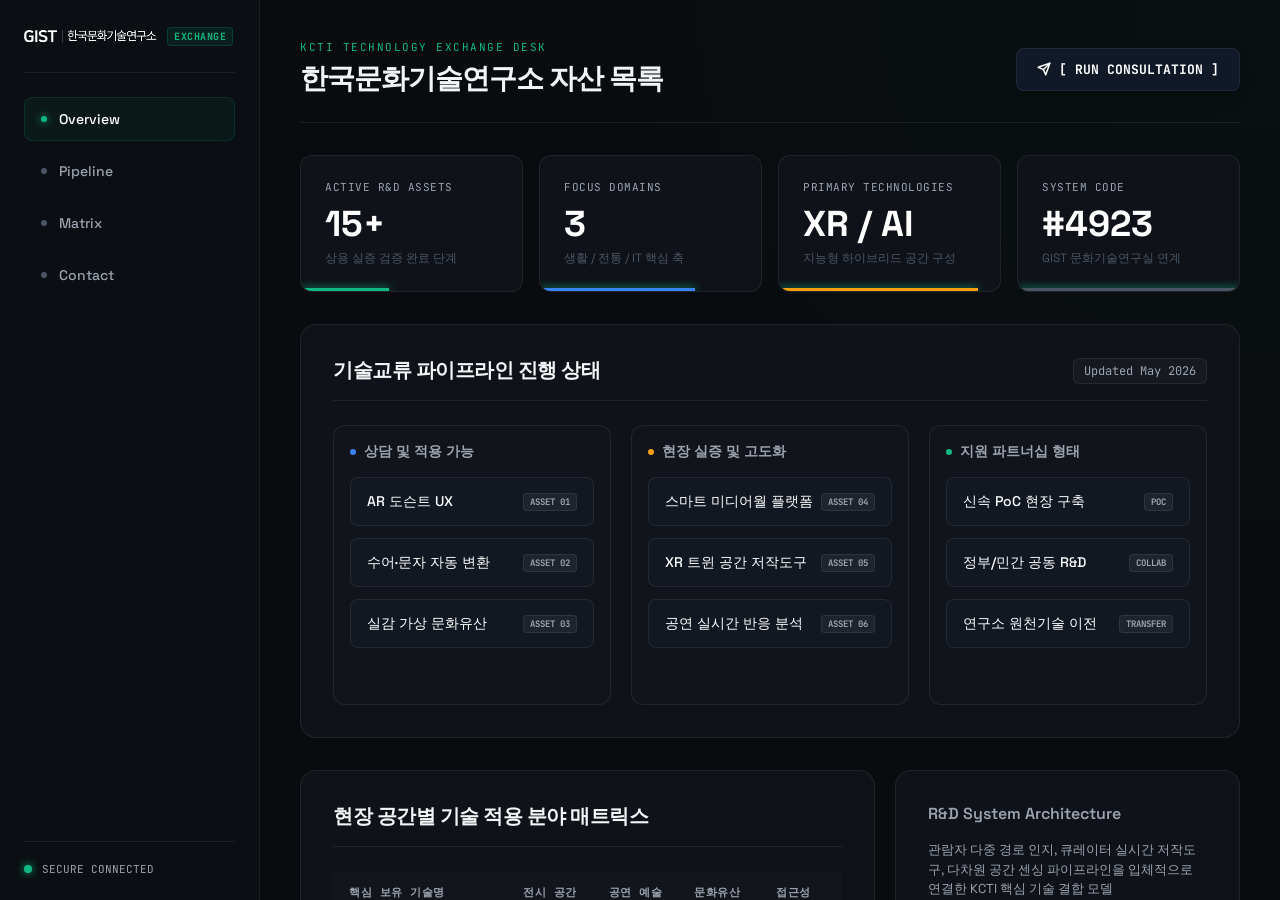
<file: concepts/concept-02-command.html>
<!DOCTYPE html>
<html lang="ko">
<head>
  <meta charset="utf-8">
  <meta name="viewport" content="width=device-width, initial-scale=1">
  <title>Exchange Command | KCTI Tech Exchange</title>
  <style>
    @import url('https://fonts.googleapis.com/css2?family=Space+Grotesk:wght@400;500;600;700&family=JetBrains+Mono:wght@400;500;700&display=swap');

    :root {
      --bg-base: #090b0e;
      --bg-panel: #0f1319;
      --bg-panel-hover: #141a22;
      --border-color: rgba(255, 255, 255, 0.07);
      --border-color-active: rgba(16, 185, 129, 0.3);
      --accent-emerald: #10b981;
      --accent-emerald-glow: rgba(16, 185, 129, 0.25);
      --accent-amber: #f59e0b;
      --accent-blue: #3b82f6;
      --text-primary: #f3f4f6;
      --text-secondary: #9ca3af;
      --text-muted: #4b5563;
      --font-tech: 'Space Grotesk', sans-serif;
      --font-mono: 'JetBrains Mono', monospace;
    }

    * {
      box-sizing: border-box;
      margin: 0;
      padding: 0;
    }

    body {
      background-color: var(--bg-base);
      color: var(--text-primary);
      font-family: var(--font-tech);
      overflow: hidden;
      height: 100vh;
      display: flex;
    }

    a {
      color: inherit;
      text-decoration: none;
      transition: all 0.2s cubic-bezier(0.4, 0, 0.2, 1);
    }

    /* Command Shell Layout */
    .cmd-shell {
      display: flex;
      width: 100%;
      height: 100vh;
      overflow: hidden;
    }

    /* Left Navigation Rail (B2B SaaS Style) */
    .cmd-rail {
      width: 260px;
      background-color: #0b0e12;
      border-right: 1px solid var(--border-color);
      display: flex;
      flex-direction: column;
      flex-shrink: 0;
      padding: 24px;
    }

    .cmd-logo {
      display: flex;
      align-items: center;
      gap: 10px;
      padding-bottom: 24px;
      border-bottom: 1px solid var(--border-color);
      margin-bottom: 24px;
    }

    .cmd-logo img {
      height: 24px;
      filter: brightness(0) invert(1);
    }

    .cmd-logo-badge {
      font-family: var(--font-mono);
      font-size: 10px;
      font-weight: 700;
      background: rgba(16, 185, 129, 0.1);
      color: var(--accent-emerald);
      border: 1px solid rgba(16, 185, 129, 0.2);
      padding: 2px 6px;
      border-radius: 4px;
      text-transform: uppercase;
      letter-spacing: 0.5px;
    }

    .cmd-rail nav {
      display: flex;
      flex-direction: column;
      gap: 8px;
    }

    .cmd-rail nav a {
      display: flex;
      align-items: center;
      gap: 12px;
      padding: 12px 16px;
      border-radius: 8px;
      font-size: 14px;
      font-weight: 500;
      color: var(--text-secondary);
      border: 1px solid transparent;
    }

    .cmd-rail nav a:hover {
      background: rgba(255, 255, 255, 0.03);
      color: var(--text-primary);
    }

    .cmd-rail nav a.active {
      background: rgba(16, 185, 129, 0.06);
      color: #ffffff;
      border-color: rgba(16, 185, 129, 0.15);
      box-shadow: inset 0 0 12px rgba(16, 185, 129, 0.05);
    }

    .cmd-rail nav a .dot {
      width: 6px;
      height: 6px;
      border-radius: 50%;
      background: var(--text-muted);
    }

    .cmd-rail nav a.active .dot {
      background: var(--accent-emerald);
      box-shadow: 0 0 8px var(--accent-emerald);
    }

    .cmd-rail-footer {
      margin-top: auto;
      padding-top: 20px;
      border-top: 1px solid var(--border-color);
    }

    .cmd-system-status {
      display: flex;
      align-items: center;
      gap: 10px;
      font-family: var(--font-mono);
      font-size: 11px;
      color: var(--text-secondary);
    }

    .cmd-system-status .pulse-dot {
      width: 8px;
      height: 8px;
      border-radius: 50%;
      background-color: var(--accent-emerald);
      box-shadow: 0 0 8px var(--accent-emerald);
      animation: pulse-green 1.8s infinite;
    }

    @keyframes pulse-green {
      0% { opacity: 0.5; transform: scale(0.95); }
      50% { opacity: 1; transform: scale(1.1); }
      100% { opacity: 0.5; transform: scale(0.95); }
    }

    /* Main Console Area */
    .cmd-main {
      flex-grow: 1;
      height: 100vh;
      overflow-y: auto;
      padding: 40px;
      display: flex;
      flex-direction: column;
      gap: 32px;
      background:
        radial-gradient(ellipse at top right, rgba(16, 185, 129, 0.03) 0%, transparent 60%),
        var(--bg-base);
    }

    /* Top Navigation bar */
    .cmd-top {
      display: flex;
      justify-content: space-between;
      align-items: center;
      padding-bottom: 24px;
      border-bottom: 1px solid var(--border-color);
    }

    .cmd-top-meta p {
      font-family: var(--font-mono);
      font-size: 11px;
      color: var(--accent-emerald);
      text-transform: uppercase;
      letter-spacing: 1.5px;
      margin-bottom: 6px;
    }

    .cmd-top-meta h1 {
      font-size: 28px;
      font-weight: 700;
      letter-spacing: -1px;
    }

    .btn-terminal {
      font-family: var(--font-mono);
      font-size: 13px;
      font-weight: 700;
      color: #ffffff;
      background: #111827;
      border: 1px solid var(--border-color);
      padding: 12px 20px;
      border-radius: 8px;
      display: inline-flex;
      align-items: center;
      gap: 8px;
      box-shadow: 0 4px 12px rgba(0,0,0,0.2);
    }

    .btn-terminal:hover {
      background: var(--accent-emerald);
      border-color: var(--accent-emerald);
      box-shadow: 0 0 15px var(--accent-emerald-glow);
      transform: translateY(-1px);
    }

    /* Stats Grid */
    .cmd-metrics {
      display: grid;
      grid-template-columns: repeat(4, 1fr);
      gap: 16px;
    }

    .cmd-metric-card {
      background: var(--bg-panel);
      border: 1px solid var(--border-color);
      border-radius: 12px;
      padding: 24px;
      position: relative;
      overflow: hidden;
      transition: all 0.2s ease;
    }

    .cmd-metric-card:hover {
      border-color: rgba(255, 255, 255, 0.12);
      background: var(--bg-panel-hover);
    }

    .cmd-metric-card span {
      font-family: var(--font-mono);
      font-size: 11px;
      color: var(--text-secondary);
      text-transform: uppercase;
      letter-spacing: 0.5px;
      display: block;
      margin-bottom: 12px;
    }

    .cmd-metric-card strong {
      font-size: 36px;
      font-weight: 700;
      color: #ffffff;
      line-height: 1;
      display: block;
      margin-bottom: 8px;
    }

    .cmd-metric-card em {
      font-style: normal;
      font-size: 12px;
      color: var(--text-muted);
      display: block;
    }

    .cmd-metric-card .visual-bar {
      position: absolute;
      bottom: 0;
      left: 0;
      height: 3px;
      width: 40%;
      background: var(--accent-emerald);
      box-shadow: 0 0 8px var(--accent-emerald);
    }

    .cmd-metric-card:nth-child(2) .visual-bar {
      width: 70%;
      background: var(--accent-blue);
    }

    .cmd-metric-card:nth-child(3) .visual-bar {
      width: 90%;
      background: var(--accent-amber);
    }

    .cmd-metric-card:nth-child(4) .visual-bar {
      width: 100%;
      background: var(--text-muted);
    }

    /* Pipeline Kanban board */
    .cmd-panel {
      background: var(--bg-panel);
      border: 1px solid var(--border-color);
      border-radius: 16px;
      padding: 32px;
    }

    .cmd-panel-head {
      display: flex;
      justify-content: space-between;
      align-items: center;
      margin-bottom: 24px;
      padding-bottom: 16px;
      border-bottom: 1px solid var(--border-color);
    }

    .cmd-panel-head h2 {
      font-size: 20px;
      font-weight: 600;
      letter-spacing: -0.5px;
    }

    .cmd-panel-head span {
      font-family: var(--font-mono);
      font-size: 12px;
      color: var(--text-secondary);
      background: rgba(255,255,255,0.03);
      padding: 4px 10px;
      border-radius: 6px;
      border: 1px solid var(--border-color);
    }

    .cmd-kanban {
      display: grid;
      grid-template-columns: repeat(3, 1fr);
      gap: 20px;
    }

    .cmd-kanban-col {
      background: rgba(255,255,255,0.01);
      border: 1px solid var(--border-color);
      border-radius: 12px;
      padding: 16px;
      min-height: 280px;
    }

    .cmd-kanban-col h3 {
      font-size: 14px;
      font-weight: 600;
      color: var(--text-secondary);
      margin-bottom: 16px;
      display: flex;
      align-items: center;
      gap: 8px;
    }

    .cmd-kanban-col h3::before {
      content: '';
      display: inline-block;
      width: 6px;
      height: 6px;
      border-radius: 50%;
      background: var(--accent-blue);
    }

    .cmd-kanban-col:nth-child(2) h3::before {
      background: var(--accent-amber);
    }

    .cmd-kanban-col:nth-child(3) h3::before {
      background: var(--accent-emerald);
    }

    .cmd-kanban-item {
      background: #121822;
      border: 1px solid var(--border-color);
      border-radius: 8px;
      padding: 14px 16px;
      margin-bottom: 12px;
      font-size: 14px;
      font-weight: 500;
      color: #ffffff;
      cursor: pointer;
      display: flex;
      justify-content: space-between;
      align-items: center;
      transition: all 0.2s ease;
    }

    .cmd-kanban-item:hover {
      border-color: rgba(255,255,255,0.15);
      background: #171f2c;
      transform: translateY(-1px);
    }

    .cmd-kanban-item span.badge {
      font-family: var(--font-mono);
      font-size: 9px;
      font-weight: 700;
      text-transform: uppercase;
      padding: 2px 6px;
      border-radius: 4px;
      background: rgba(255,255,255,0.05);
      color: var(--text-secondary);
      border: 1px solid rgba(255,255,255,0.08);
    }

    .cmd-kanban-item:hover span.badge {
      background: rgba(16, 185, 129, 0.1);
      color: var(--accent-emerald);
      border-color: rgba(16, 185, 129, 0.2);
    }

    /* Grid Panel (Matrix and Image) */
    .cmd-grid-panel {
      display: grid;
      grid-template-columns: 1.25fr 0.75fr;
      gap: 20px;
    }

    .cmd-grid-panel-left {
      background: var(--bg-panel);
      border: 1px solid var(--border-color);
      border-radius: 16px;
      padding: 32px;
    }

    .cmd-matrix-table {
      width: 100%;
      border-collapse: collapse;
      font-size: 14px;
      margin-top: 16px;
    }

    .cmd-matrix-table th {
      font-family: var(--font-mono);
      font-size: 11px;
      color: var(--text-secondary);
      text-transform: uppercase;
      letter-spacing: 0.5px;
      text-align: left;
      padding: 14px 16px;
      border-bottom: 1px solid var(--border-color);
      background: rgba(255,255,255,0.01);
    }

    .cmd-matrix-table td {
      padding: 16px;
      border-bottom: 1px solid var(--border-color);
      color: var(--text-primary);
      font-weight: 500;
    }

    .cmd-matrix-table tr:last-child td {
      border-bottom: none;
    }

    .cmd-matrix-table td:not(:first-child) {
      font-family: var(--font-mono);
      font-size: 12px;
    }

    .cmd-matrix-table td .status-tag {
      display: inline-flex;
      align-items: center;
      gap: 6px;
      padding: 4px 10px;
      border-radius: 6px;
      font-weight: 700;
    }

    .cmd-matrix-table td .tag-high {
      background: rgba(16, 185, 129, 0.08);
      color: var(--accent-emerald);
      border: 1px solid rgba(16, 185, 129, 0.15);
    }

    .cmd-matrix-table td .tag-mid {
      background: rgba(59, 130, 246, 0.08);
      color: var(--accent-blue);
      border: 1px solid rgba(59, 130, 246, 0.15);
    }

    .cmd-matrix-table td .tag-low {
      background: rgba(75, 85, 99, 0.1);
      color: var(--text-secondary);
      border: 1px solid rgba(75, 85, 99, 0.15);
    }

    .cmd-grid-panel-right {
      background: var(--bg-panel);
      border: 1px solid var(--border-color);
      border-radius: 16px;
      padding: 32px;
      display: flex;
      flex-direction: column;
      justify-content: space-between;
    }

    .cmd-grid-panel-right h3 {
      font-size: 16px;
      font-weight: 600;
      margin-bottom: 16px;
      color: var(--text-secondary);
    }

    .cmd-blueprint-frame {
      border: 1px solid var(--border-color);
      background: #000000;
      border-radius: 8px;
      overflow: hidden;
      position: relative;
      aspect-ratio: 4/3;
      display: flex;
      align-items: center;
      justify-content: center;
    }

    .cmd-blueprint-frame img {
      width: 100%;
      height: 100%;
      object-fit: cover;
      opacity: 0.8;
      filter: saturate(0.2) contrast(1.1) brightness(0.9);
    }

    .cmd-blueprint-frame .scanline {
      position: absolute;
      top: 0;
      left: 0;
      width: 100%;
      height: 100%;
      background: linear-gradient(
        to bottom,
        rgba(255,255,255,0),
        rgba(255,255,255,0) 50%,
        rgba(0, 255, 128, 0.03) 50%,
        rgba(0, 255, 128, 0.03)
      );
      background-size: 100% 4px;
      pointer-events: none;
    }

    /* Contact Console */
    .cmd-contact {
      background: var(--bg-panel);
      border: 1px solid var(--border-color);
      border-radius: 16px;
      padding: 32px;
      display: flex;
      justify-content: space-between;
      align-items: center;
      margin-bottom: 24px;
    }

    .cmd-contact-left h2 {
      font-size: 20px;
      font-weight: 600;
      margin-bottom: 8px;
    }

    .cmd-contact-left p {
      font-size: 14px;
      color: var(--text-secondary);
      line-height: 1.6;
      max-width: 600px;
    }

    .cmd-contact-right {
      display: flex;
      flex-direction: column;
      align-items: flex-end;
      gap: 12px;
    }

    .cmd-contact-right span {
      font-family: var(--font-mono);
      font-size: 12px;
      color: var(--text-secondary);
    }

    /* Back Navigation Footer */
    .cmd-footer-nav {
      display: flex;
      justify-content: center;
      padding-bottom: 40px;
    }

    .btn-back-cmd {
      font-family: var(--font-mono);
      font-size: 12px;
      color: var(--text-secondary);
      border: 1px solid var(--border-color);
      padding: 10px 20px;
      border-radius: 6px;
      background: rgba(255,255,255,0.01);
      display: inline-flex;
      align-items: center;
      gap: 8px;
    }

    .btn-back-cmd:hover {
      color: #ffffff;
      border-color: rgba(255, 255, 255, 0.15);
      background: rgba(255, 255, 255, 0.03);
      transform: translateX(-2px);
    }

    /* Responsive Design */
    @media (max-width: 1200px) {
      .cmd-metrics {
        grid-template-columns: repeat(2, 1fr);
      }
      .cmd-grid-panel {
        grid-template-columns: 1fr;
      }
    }

    @media (max-width: 992px) {
      body {
        overflow-y: auto;
        height: auto;
      }
      .cmd-shell {
        flex-direction: column;
        height: auto;
      }
      .cmd-rail {
        width: 100%;
        height: auto;
        border-right: none;
        border-bottom: 1px solid var(--border-color);
        padding: 20px 24px;
      }
      .cmd-rail nav {
        flex-direction: row;
        flex-wrap: wrap;
      }
      .cmd-main {
        padding: 24px;
        height: auto;
        overflow-y: visible;
      }
    }

    @media (max-width: 768px) {
      .cmd-metrics {
        grid-template-columns: 1fr;
      }
      .cmd-kanban {
        grid-template-columns: 1fr;
      }
      .cmd-rail nav {
        grid-template-columns: repeat(2, 1fr);
        display: grid;
      }
      .cmd-contact {
        flex-direction: column;
        align-items: flex-start;
        gap: 24px;
      }
      .cmd-contact-right {
        align-items: flex-start;
        width: 100%;
      }
      .btn-terminal {
        width: 100%;
        justify-content: center;
      }
      .cmd-top {
        flex-direction: column;
        align-items: flex-start;
        gap: 20px;
      }
    }
  </style>
</head>
<body class="command">

  <div class="cmd-shell">
    <aside class="cmd-rail">
      <a href="index.html" class="cmd-logo" aria-label="한국문화기술연구소 홈">
        <img src="../assets/kct-logo.png" alt="한국문화기술연구소 로고">
        <span class="cmd-logo-badge">EXCHANGE</span>
      </a>

      <nav aria-label="콘솔 제어판 메뉴">
        <a class="active" href="#overview">
          <span class="dot"></span>
          Overview
        </a>
        <a href="#pipeline">
          <span class="dot"></span>
          Pipeline
        </a>
        <a href="#matrix">
          <span class="dot"></span>
          Matrix
        </a>
        <a href="#contact">
          <span class="dot"></span>
          Contact
        </a>
      </nav>

      <div class="cmd-rail-footer">
        <div class="cmd-system-status">
          <div class="pulse-dot"></div>
          <span>SECURE CONNECTED</span>
        </div>
      </div>
    </aside>

    <main class="cmd-main">
      <header class="cmd-top" id="overview">
        <div class="cmd-top-meta">
          <p>KCTI Technology Exchange Desk</p>
          <h1>한국문화기술연구소 자산 목록</h1>
        </div>
        <a href="mailto:xenonluv@gist.ac.kr" class="btn-terminal">
          <svg width="14" height="14" viewBox="0 0 24 24" fill="none" stroke="currentColor" stroke-width="2.5" stroke-linecap="round" stroke-linejoin="round"><line x1="22" y1="2" x2="11" y2="13"></line><polygon points="22 2 15 22 11 13 2 9 22 2"></polygon></svg>
          [ RUN CONSULTATION ]
        </a>
      </header>

      <section class="cmd-metrics" aria-label="자산 주요 메트릭 지표">
        <div class="cmd-metric-card">
          <span>Active R&D Assets</span>
          <strong>15+</strong>
          <em>상용 실증 검증 완료 단계</em>
          <div class="visual-bar"></div>
        </div>
        <div class="cmd-metric-card">
          <span>Focus Domains</span>
          <strong>3</strong>
          <em>생활 / 전통 / IT 핵심 축</em>
          <div class="visual-bar"></div>
        </div>
        <div class="cmd-metric-card">
          <span>Primary Technologies</span>
          <strong>XR / AI</strong>
          <em>지능형 하이브리드 공간 구성</em>
          <div class="visual-bar"></div>
        </div>
        <div class="cmd-metric-card">
          <span>System Code</span>
          <strong>#4923</strong>
          <em>GIST 문화기술연구실 연계</em>
          <div class="visual-bar"></div>
        </div>
      </section>

      <section id="pipeline" class="cmd-panel">
        <div class="cmd-panel-head">
          <h2>기술교류 파이프라인 진행 상태</h2>
          <span>Updated May 2026</span>
        </div>

        <div class="cmd-kanban">
          <div class="cmd-kanban-col">
            <h3>상담 및 적용 가능</h3>
            <div class="cmd-kanban-item">
              AR 도슨트 UX
              <span class="badge">Asset 01</span>
            </div>
            <div class="cmd-kanban-item">
              수어·문자 자동 변환
              <span class="badge">Asset 02</span>
            </div>
            <div class="cmd-kanban-item">
              실감 가상 문화유산
              <span class="badge">Asset 03</span>
            </div>
          </div>

          <div class="cmd-kanban-col">
            <h3>현장 실증 및 고도화</h3>
            <div class="cmd-kanban-item">
              스마트 미디어월 플랫폼
              <span class="badge">Asset 04</span>
            </div>
            <div class="cmd-kanban-item">
              XR 트윈 공간 저작도구
              <span class="badge">Asset 05</span>
            </div>
            <div class="cmd-kanban-item">
              공연 실시간 반응 분석
              <span class="badge">Asset 06</span>
            </div>
          </div>

          <div class="cmd-kanban-col">
            <h3>지원 파트너십 형태</h3>
            <div class="cmd-kanban-item">
              신속 PoC 현장 구축
              <span class="badge">POC</span>
            </div>
            <div class="cmd-kanban-item">
              정부/민간 공동 R&D
              <span class="badge">COLLAB</span>
            </div>
            <div class="cmd-kanban-item">
              연구소 원천기술 이전
              <span class="badge">TRANSFER</span>
            </div>
          </div>
        </div>
      </section>

      <div class="cmd-grid-panel" id="matrix">
        <section class="cmd-grid-panel-left">
          <div class="cmd-panel-head">
            <h2>현장 공간별 기술 적용 분야 매트릭스</h2>
          </div>
          <table class="cmd-matrix-table">
            <thead>
              <tr>
                <th>핵심 보유 기술명</th>
                <th>전시 공간</th>
                <th>공연 예술</th>
                <th>문화유산</th>
                <th>접근성</th>
              </tr>
            </thead>
            <tbody>
              <tr>
                <td>AR 도슨트·전시 UX</td>
                <td><span class="status-tag tag-high">HIGH</span></td>
                <td><span class="status-tag tag-mid">MID</span></td>
                <td><span class="status-tag tag-high">HIGH</span></td>
                <td><span class="status-tag tag-mid">MID</span></td>
              </tr>
              <tr>
                <td>XR 트윈 및 시뮬레이터</td>
                <td><span class="status-tag tag-high">HIGH</span></td>
                <td><span class="status-tag tag-low">LOW</span></td>
                <td><span class="status-tag tag-high">HIGH</span></td>
                <td><span class="status-tag tag-mid">MID</span></td>
              </tr>
              <tr>
                <td>수어·문자 자동 변환</td>
                <td><span class="status-tag tag-high">HIGH</span></td>
                <td><span class="status-tag tag-mid">MID</span></td>
                <td><span class="status-tag tag-mid">MID</span></td>
                <td><span class="status-tag tag-high">HIGH</span></td>
              </tr>
              <tr>
                <td>생체 반응 및 감성분석</td>
                <td><span class="status-tag tag-mid">MID</span></td>
                <td><span class="status-tag tag-high">HIGH</span></td>
                <td><span class="status-tag tag-low">LOW</span></td>
                <td><span class="status-tag tag-low">LOW</span></td>
              </tr>
            </tbody>
          </table>
        </section>

        <section class="cmd-grid-panel-right">
          <div>
            <h3>R&D System Architecture</h3>
            <p style="font-size: 13px; color: var(--text-secondary); line-height: 1.5; margin-bottom: 16px;">
              관람자 다중 경로 인지, 큐레이터 실시간 저작도구, 다차원 공간 센싱 파이프라인을 입체적으로 연결한 KCTI 핵심 기술 결합 모델
            </p>
          </div>
          <div class="cmd-blueprint-frame">
            <img src="../assets/kct-uiux-system.jpg" alt="AR 전시 콘텐츠 및 도슨트 서비스 시스템 구조 시각자료">
            <div class="scanline"></div>
          </div>
        </section>
      </div>

      <section id="contact" class="cmd-contact">
        <div class="cmd-contact-left">
          <h2>기술 수요 신청 및 파트너십 요청</h2>
          <p>
            관심 기술 번호(Asset ID), 적용하고자 하는 공간 사양, 대략적인 실증 희망 일정을 포함하여 공식 문의를 보내주시면, 매칭 부서에서 검토 결과를 신속히 발송합니다.
          </p>
        </div>
        <div class="cmd-contact-right">
          <span>Official Desk Direct Line</span>
          <a href="mailto:xenonluv@gist.ac.kr" class="btn-terminal">
            xenonluv@gist.ac.kr
          </a>
        </div>
      </section>

      <div class="cmd-footer-nav">
        <a href="index.html" class="btn-back-cmd">
          <svg width="14" height="14" viewBox="0 0 24 24" fill="none" stroke="currentColor" stroke-width="2.5" stroke-linecap="round" stroke-linejoin="round"><line x1="19" y1="12" x2="5" y2="12"></line><polyline points="12 19 5 12 12 5"></polyline></svg>
          [ BACK TO CONCEPT SELECTION ]
        </a>
      </div>
    </main>
  </div>

</body>
</html>
</file>
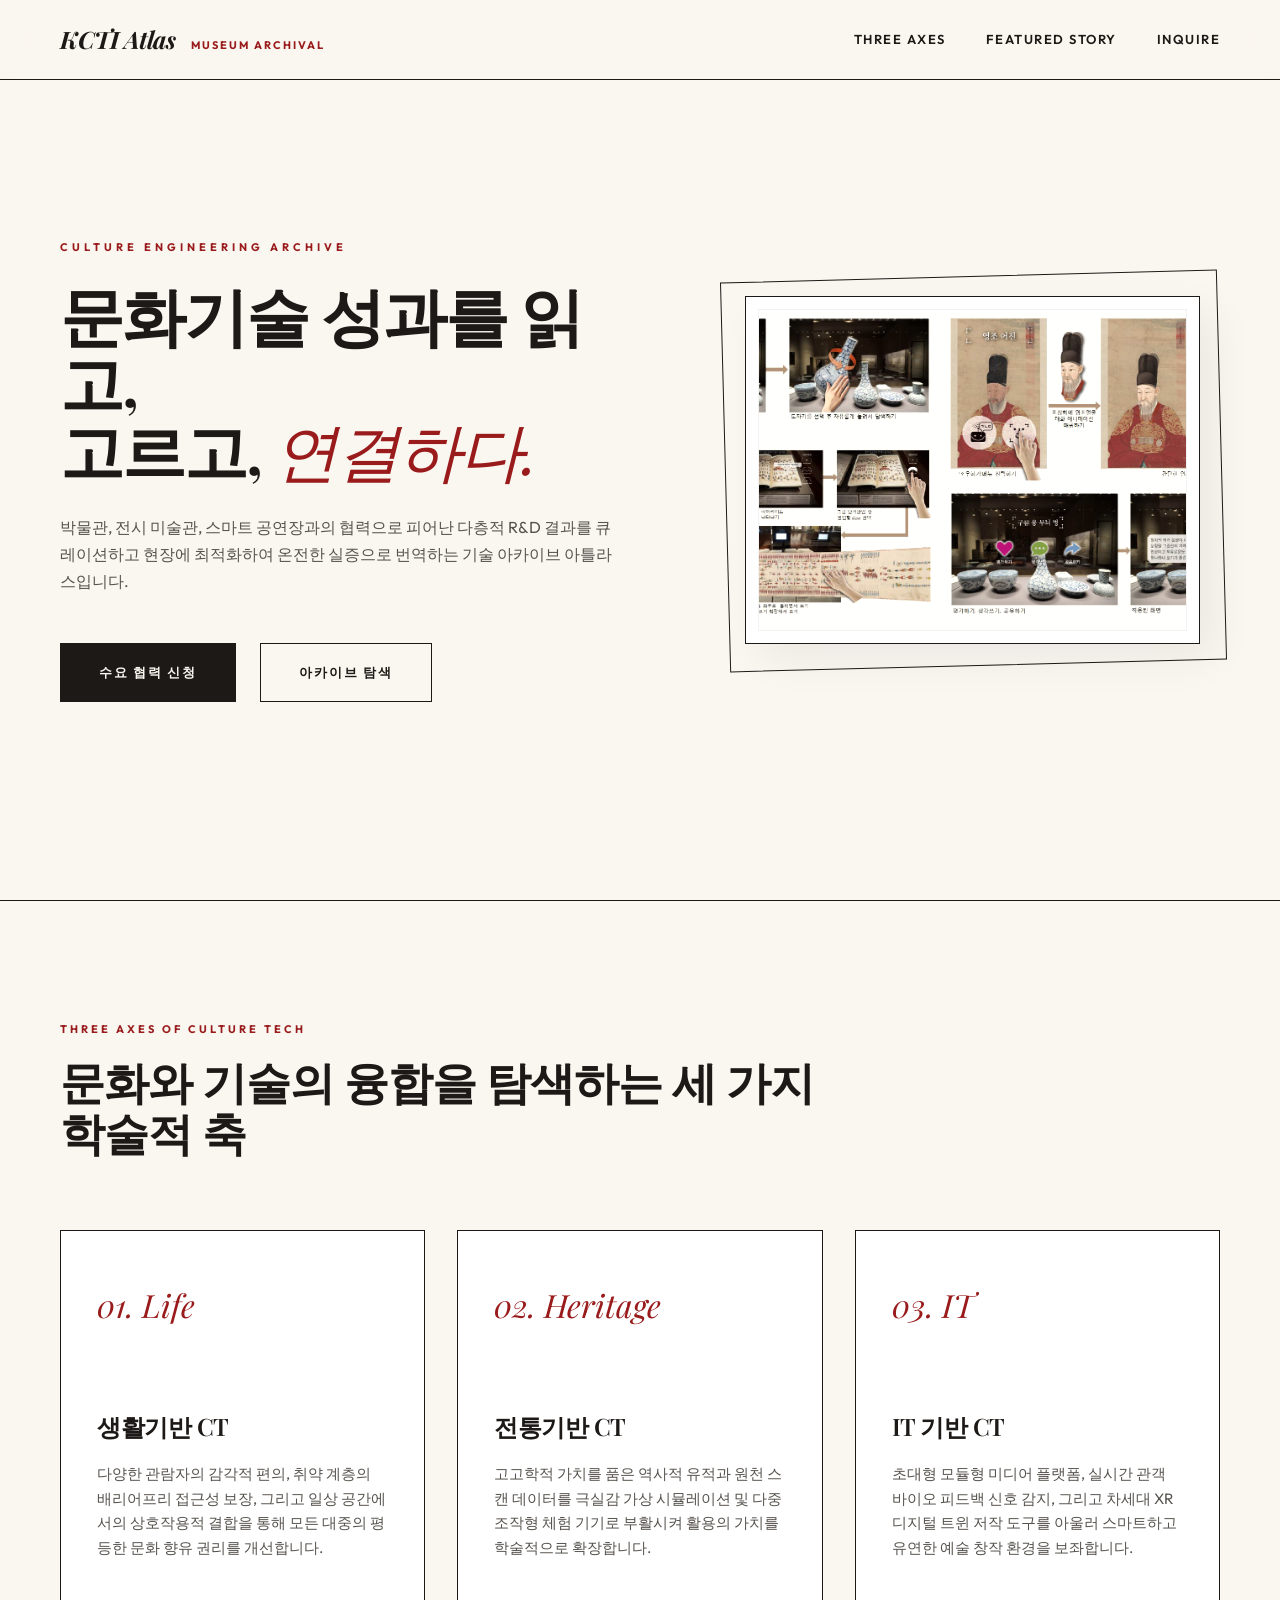
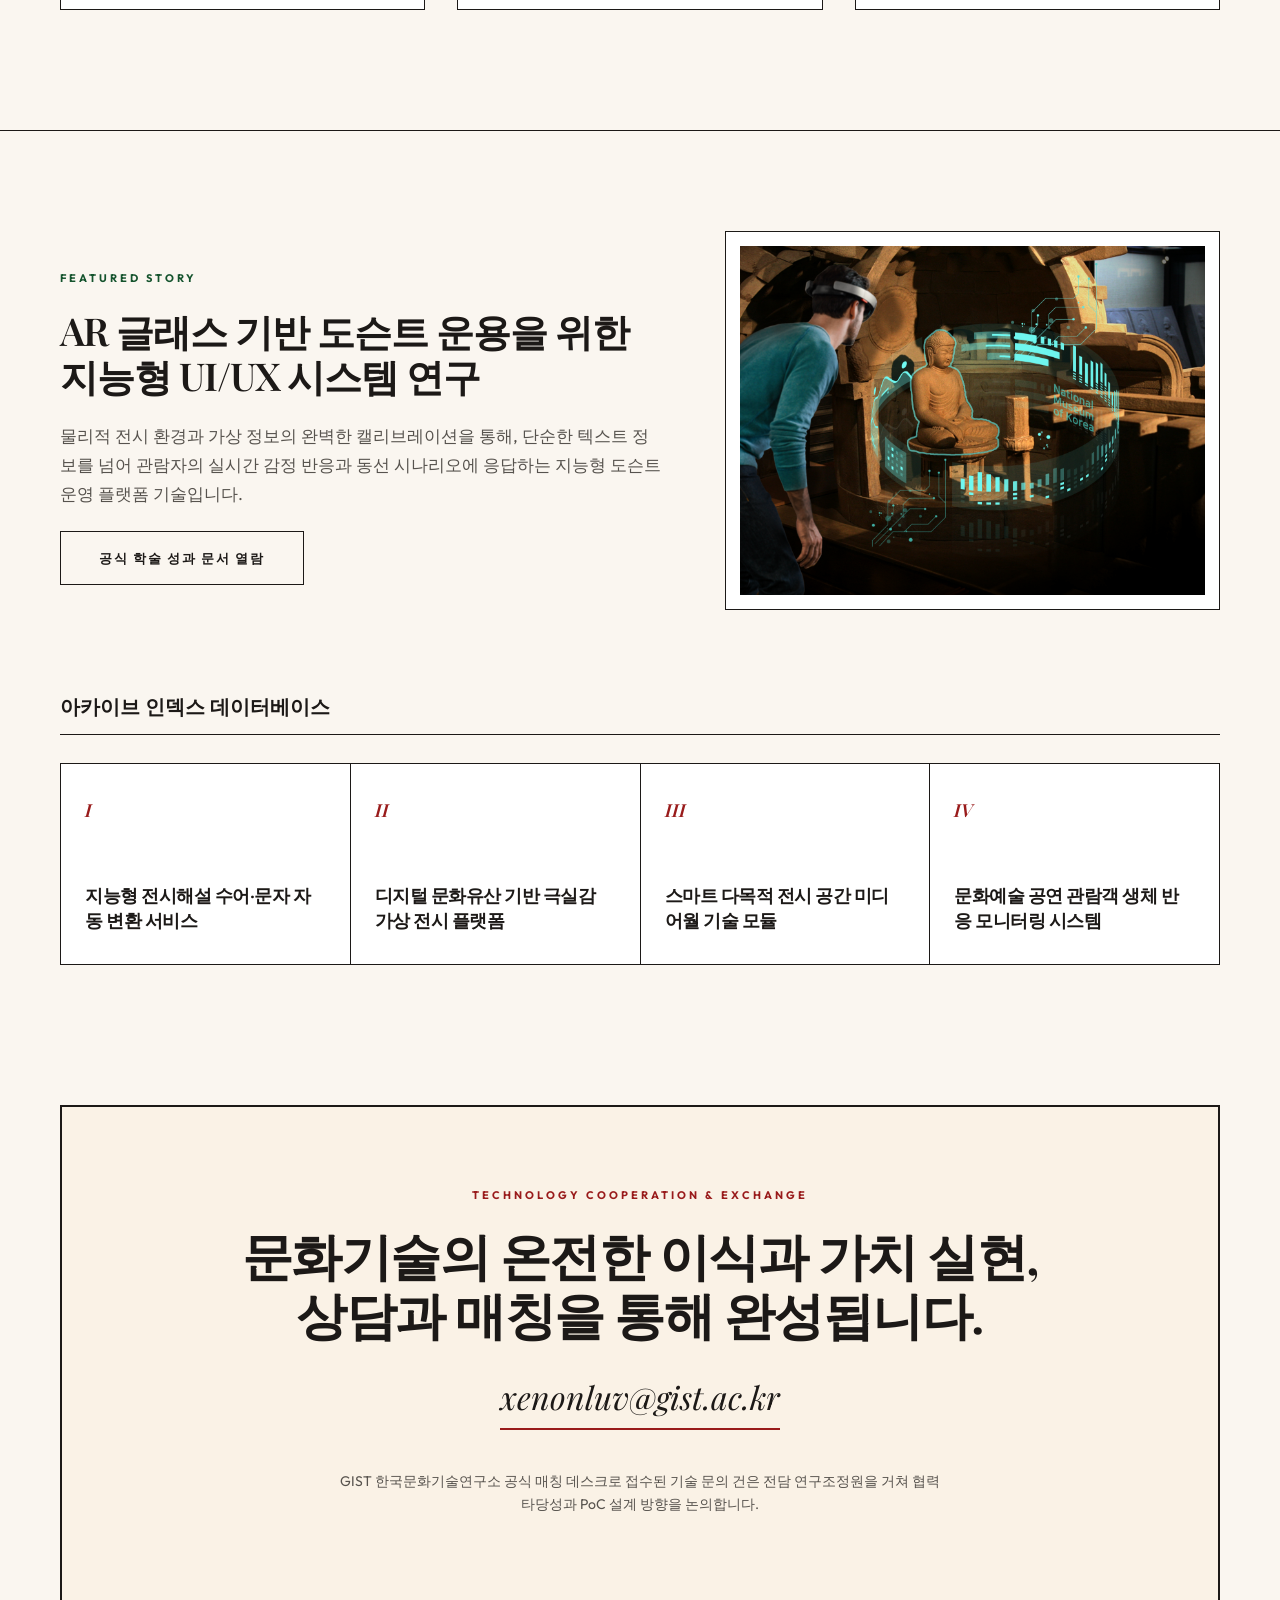
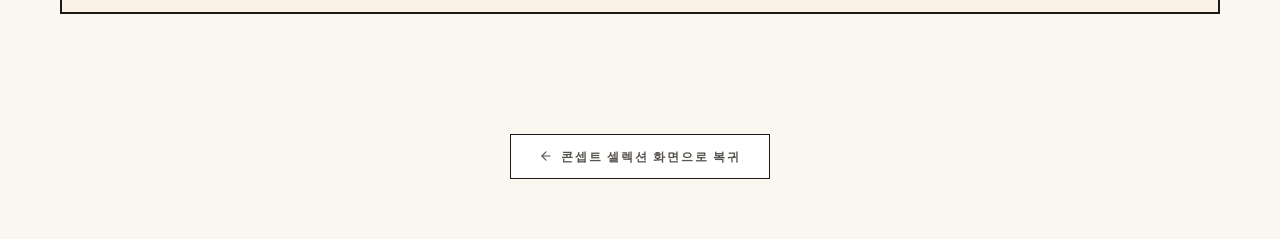
<file: concepts/concept-03-atlas.html>
<!DOCTYPE html>
<html lang="ko">
<head>
  <meta charset="utf-8">
  <meta name="viewport" content="width=device-width, initial-scale=1">
  <title>Culture Tech Atlas | KCTI Tech Exchange</title>
  <style>
    @import url('https://fonts.googleapis.com/css2?family=Playfair+Display:ital,wght@0,400;0,600;0,700;1,400&family=Outfit:wght@300;400;500;600;700&display=swap');

    :root {
      --bg-warm: #FAF6F0;
      --color-onyx: #1C1917;
      --color-stone: #57534E;
      --color-clay: #78716C;
      --accent-terracotta: #991B1B;
      --accent-sage: #14532D;
      --border-thin: 1px solid #1C1917;
      --border-thick: 2px solid #1C1917;
      --font-display: 'Playfair Display', serif;
      --font-body: 'Outfit', sans-serif;
    }

    * {
      box-sizing: border-box;
      margin: 0;
      padding: 0;
    }

    html {
      scroll-behavior: smooth;
      background-color: var(--bg-warm);
    }

    body {
      font-family: var(--font-body);
      color: var(--color-onyx);
      background-color: var(--bg-warm);
      line-height: 1.62;
      overflow-x: hidden;
      -webkit-font-smoothing: antialiased;
    }

    a {
      color: inherit;
      text-decoration: none;
      transition: all 0.3s cubic-bezier(0.25, 0.8, 0.25, 1);
    }

    img {
      max-width: 100%;
      display: block;
    }

    /* Fixed Editorial Header */
    .atlas-header {
      position: fixed;
      top: 0;
      left: 0;
      width: 100%;
      z-index: 100;
      height: 80px;
      display: flex;
      justify-content: space-between;
      align-items: center;
      padding: 0 60px;
      background: rgba(250, 246, 240, 0.82);
      backdrop-filter: blur(20px);
      -webkit-backdrop-filter: blur(20px);
      border-bottom: var(--border-thin);
    }

    .atlas-logo {
      font-family: var(--font-display);
      font-size: 24px;
      font-weight: 700;
      letter-spacing: -0.5px;
      font-style: italic;
    }

    .atlas-logo span {
      font-family: var(--font-body);
      font-size: 11px;
      font-weight: 700;
      text-transform: uppercase;
      letter-spacing: 2px;
      margin-left: 10px;
      font-style: normal;
      color: var(--accent-terracotta);
    }

    .atlas-header nav {
      display: flex;
      gap: 40px;
    }

    .atlas-header nav a {
      font-size: 13px;
      font-weight: 600;
      text-transform: uppercase;
      letter-spacing: 1.5px;
      position: relative;
      padding: 6px 0;
    }

    .atlas-header nav a::after {
      content: '';
      position: absolute;
      bottom: 0;
      left: 0;
      width: 0;
      height: 1px;
      background-color: var(--color-onyx);
      transition: width 0.3s ease;
    }

    .atlas-header nav a:hover::after {
      width: 100%;
    }

    /* Hero Section (Asymmetrical Editorial Frame) */
    .atlas-hero {
      min-height: 100vh;
      display: grid;
      grid-template-columns: 1.1fr 0.9fr;
      align-items: center;
      padding: 120px 60px 80px;
      gap: 60px;
      max-width: 1600px;
      margin: 0 auto;
    }

    .atlas-hero-text {
      max-width: 720px;
      padding-right: 40px;
    }

    .atlas-hero-text .kicker {
      font-family: var(--font-body);
      font-size: 11px;
      font-weight: 700;
      text-transform: uppercase;
      letter-spacing: 4px;
      color: var(--accent-terracotta);
      margin-bottom: 24px;
      display: block;
    }

    .atlas-hero-text h1 {
      font-family: var(--font-display);
      font-size: clamp(3.2rem, 5vw, 5.8rem);
      font-weight: 600;
      line-height: 1.05;
      letter-spacing: -2px;
      margin-bottom: 32px;
    }

    .atlas-hero-text h1 em {
      font-family: var(--font-display);
      font-style: italic;
      font-weight: 400;
      color: var(--accent-terracotta);
    }

    .atlas-hero-text span {
      display: block;
      font-size: clamp(16px, 1.2vw, 20px);
      color: var(--color-stone);
      line-height: 1.7;
      margin-bottom: 48px;
    }

    .atlas-hero-actions {
      display: flex;
      gap: 24px;
      align-items: center;
    }

    .btn-editorial {
      font-family: var(--font-body);
      font-size: 13px;
      font-weight: 700;
      text-transform: uppercase;
      letter-spacing: 2px;
      padding: 18px 38px;
      border: var(--border-thin);
      background-color: var(--color-onyx);
      color: var(--bg-warm);
      position: relative;
      overflow: hidden;
      display: inline-flex;
      align-items: center;
      justify-content: center;
    }

    .btn-editorial:hover {
      background-color: transparent;
      color: var(--color-onyx);
      transform: translateY(-2px);
      box-shadow: 4px 4px 0 var(--color-onyx);
    }

    .btn-editorial-outline {
      font-family: var(--font-body);
      font-size: 13px;
      font-weight: 700;
      text-transform: uppercase;
      letter-spacing: 2px;
      padding: 18px 38px;
      border: var(--border-thin);
      background-color: transparent;
      color: var(--color-onyx);
    }

    .btn-editorial-outline:hover {
      background-color: var(--color-onyx);
      color: var(--bg-warm);
      transform: translateY(-2px);
      box-shadow: 4px 4px 0 var(--accent-terracotta);
    }

    .atlas-hero-visual {
      position: relative;
      padding: 20px;
    }

    .atlas-hero-visual::before {
      content: '';
      position: absolute;
      top: 0;
      left: 0;
      width: 100%;
      height: 100%;
      border: var(--border-thin);
      transform: rotate(-1.5deg);
      pointer-events: none;
    }

    .atlas-hero-frame {
      border: var(--border-thin);
      background-color: #ffffff;
      padding: 12px;
      box-shadow: 15px 15px 40px rgba(0,0,0,0.06);
    }

    .atlas-hero-frame img {
      width: 100%;
      aspect-ratio: 4/3;
      object-fit: cover;
      filter: grayscale(0.2) contrast(1.05) sepia(0.08);
      border: 1px solid rgba(0,0,0,0.05);
    }

    /* Three Axes Section (Map) */
    .atlas-map {
      max-width: 1400px;
      margin: 0 auto;
      padding: 120px 60px;
      border-top: var(--border-thin);
    }

    .atlas-title {
      max-width: 800px;
      margin-bottom: 72px;
    }

    .atlas-title p {
      font-size: 11px;
      font-weight: 700;
      text-transform: uppercase;
      letter-spacing: 3px;
      color: var(--accent-terracotta);
      margin-bottom: 16px;
    }

    .atlas-title h2 {
      font-family: var(--font-display);
      font-size: clamp(32px, 3.5vw, 52px);
      font-weight: 600;
      line-height: 1.15;
      letter-spacing: -1px;
    }

    .atlas-axis {
      display: grid;
      grid-template-columns: repeat(3, 1fr);
      gap: 32px;
    }

    .atlas-axis-card {
      border: var(--border-thin);
      background-color: #ffffff;
      padding: 48px 36px;
      display: flex;
      flex-direction: column;
      justify-content: space-between;
      min-height: 380px;
      transition: all 0.3s cubic-bezier(0.25, 0.8, 0.25, 1);
    }

    .atlas-axis-card:hover {
      transform: translateY(-8px);
      box-shadow: 8px 8px 0 var(--accent-terracotta);
      border-color: var(--accent-terracotta);
    }

    .atlas-axis-card span.axis-label {
      font-family: var(--font-display);
      font-size: 32px;
      font-style: italic;
      font-weight: 400;
      color: var(--accent-terracotta);
      display: block;
      margin-bottom: 60px;
    }

    .atlas-axis-card h3 {
      font-family: var(--font-display);
      font-size: 24px;
      font-weight: 600;
      margin-bottom: 16px;
      letter-spacing: -0.5px;
    }

    .atlas-axis-card p {
      font-size: 15px;
      color: var(--color-stone);
      line-height: 1.65;
    }

    /* Featured Story Section */
    .atlas-stories {
      max-width: 1400px;
      margin: 0 auto;
      padding: 100px 60px;
      border-top: var(--border-thin);
    }

    .atlas-feature {
      display: grid;
      grid-template-columns: 1.1fr 0.9fr;
      gap: 60px;
      align-items: center;
      padding-bottom: 80px;
    }

    .atlas-feature-left .tag {
      font-size: 11px;
      font-weight: 700;
      text-transform: uppercase;
      letter-spacing: 3px;
      color: var(--accent-sage);
      margin-bottom: 20px;
      display: block;
    }

    .atlas-feature-left h2 {
      font-family: var(--font-display);
      font-size: clamp(28px, 3vw, 44px);
      font-weight: 600;
      line-height: 1.18;
      letter-spacing: -1px;
      margin-bottom: 24px;
    }

    .atlas-feature-left p {
      font-size: 17px;
      color: var(--color-stone);
      line-height: 1.7;
      margin-bottom: 36px;
    }

    .atlas-feature-right-frame {
      border: var(--border-thin);
      padding: 14px;
      background: #ffffff;
    }

    .atlas-feature-right-frame img {
      width: 100%;
      aspect-ratio: 4/3;
      object-fit: cover;
      filter: sepia(0.08) contrast(1.02);
    }

    /* Editorial Catalog Index Grid */
    .atlas-index-title {
      font-family: var(--font-display);
      font-size: 20px;
      font-weight: 600;
      margin-bottom: 28px;
      padding-bottom: 12px;
      border-bottom: var(--border-thin);
    }

    .atlas-index {
      display: grid;
      grid-template-columns: repeat(4, 1fr);
      gap: 1px;
      background-color: var(--color-onyx);
      border: var(--border-thin);
    }

    .atlas-index-item {
      background-color: #ffffff;
      padding: 32px 24px;
      min-height: 200px;
      display: flex;
      flex-direction: column;
      justify-content: space-between;
      transition: all 0.3s ease;
    }

    .atlas-index-item:hover {
      background-color: var(--bg-warm);
      transform: scale(0.98);
    }

    .atlas-index-item span.num {
      font-family: var(--font-display);
      font-size: 18px;
      font-style: italic;
      color: var(--accent-terracotta);
      font-weight: 600;
      display: block;
      margin-bottom: 32px;
    }

    .atlas-index-item strong {
      font-family: var(--font-display);
      font-size: 18px;
      font-weight: 600;
      line-height: 1.35;
      color: var(--color-onyx);
      letter-spacing: -0.5px;
      display: block;
    }

    /* Guestbook Contact Card */
    .atlas-contact {
      max-width: 1400px;
      margin: 40px auto 120px;
      padding: 0 60px;
    }

    .atlas-contact-card {
      border: var(--border-thick);
      background-color: #FAF2E6; /* Slightly deeper sand shade */
      padding: 80px 48px;
      text-align: center;
      position: relative;
    }

    .atlas-contact-card p.kicker {
      font-size: 11px;
      font-weight: 700;
      text-transform: uppercase;
      letter-spacing: 3px;
      color: var(--accent-terracotta);
      margin-bottom: 20px;
    }

    .atlas-contact-card h2 {
      font-family: var(--font-display);
      font-size: clamp(30px, 4vw, 56px);
      font-weight: 600;
      letter-spacing: -1.5px;
      margin-bottom: 28px;
      line-height: 1.15;
    }

    .atlas-contact-card a.mail-btn {
      font-family: var(--font-display);
      font-size: clamp(20px, 2.5vw, 36px);
      font-style: italic;
      color: var(--color-onyx);
      display: inline-block;
      margin-bottom: 40px;
      border-bottom: 2px solid var(--accent-terracotta);
      padding-bottom: 6px;
    }

    .atlas-contact-card a.mail-btn:hover {
      color: var(--accent-terracotta);
      border-color: var(--color-onyx);
    }

    /* Back Button Footer */
    .atlas-footer-nav {
      display: flex;
      justify-content: center;
      padding-bottom: 60px;
    }

    .btn-back-atlas {
      font-size: 12px;
      font-weight: 700;
      text-transform: uppercase;
      letter-spacing: 2px;
      color: var(--color-stone);
      border: var(--border-thin);
      padding: 12px 28px;
      background-color: #ffffff;
      display: inline-flex;
      align-items: center;
      gap: 8px;
    }

    .btn-back-atlas:hover {
      background-color: var(--color-onyx);
      color: var(--bg-warm);
      transform: translateX(-4px);
    }

    /* Responsive Queries */
    @media (max-width: 1200px) {
      .atlas-axis {
        grid-template-columns: 1fr;
        gap: 24px;
      }
      .atlas-index {
        grid-template-columns: repeat(2, 1fr);
      }
    }

    @media (max-width: 992px) {
      .atlas-header {
        padding: 0 30px;
      }
      .atlas-hero {
        grid-template-columns: 1fr;
        padding: 120px 30px 60px;
        gap: 40px;
      }
      .atlas-hero-text {
        padding-right: 0;
      }
      .atlas-map,
      .atlas-stories,
      .atlas-contact {
        padding: 80px 30px;
      }
      .atlas-feature {
        grid-template-columns: 1fr;
        gap: 40px;
      }
    }

    @media (max-width: 768px) {
      .atlas-header nav {
        display: none;
      }
      .atlas-index {
        grid-template-columns: 1fr;
      }
      .atlas-contact-card {
        padding: 60px 24px;
      }
      .btn-editorial,
      .btn-editorial-outline {
        padding: 14px 28px;
        font-size: 12px;
      }
    }
  </style>
</head>
<body class="atlas">

  <header class="atlas-header">
    <a href="index.html" class="atlas-logo">
      KCTI Atlas
      <span>Museum Archival</span>
    </a>
    <nav aria-label="박물관 아틀라스 메뉴">
      <a href="#map">Three Axes</a>
      <a href="#stories">Featured story</a>
      <a href="#contact">Inquire</a>
    </nav>
  </header>

  <main>
    <section class="atlas-hero">
      <div class="atlas-hero-text">
        <span class="kicker">Culture Engineering Archive</span>
        <h1>문화기술 성과를 읽고,<br>고르고, <em>연결하다.</em></h1>
        <span>박물관, 전시 미술관, 스마트 공연장과의 협력으로 피어난 다층적 R&D 결과를 큐레이션하고 현장에 최적화하여 온전한 실증으로 번역하는 기술 아카이브 아틀라스입니다.</span>
        <div class="atlas-hero-actions">
          <a href="mailto:xenonluv@gist.ac.kr" class="btn-editorial">수요 협력 신청</a>
          <a href="#map" class="btn-editorial-outline">아카이브 탐색</a>
        </div>
      </div>
      <div class="atlas-hero-visual">
        <div class="atlas-hero-frame">
          <img src="../assets/kct-uiux-system.jpg" alt="AR 전시 해설 콘텐츠 시스템 개요 설계도">
        </div>
      </div>
    </section>

    <section id="map" class="atlas-map">
      <div class="atlas-title">
        <p>Three Axes of Culture Tech</p>
        <h2>문화와 기술의 융합을 탐색하는 세 가지 학술적 축</h2>
      </div>

      <div class="atlas-axis">
        <article class="atlas-axis-card">
          <span class="axis-label">01. Life</span>
          <div>
            <h3>생활기반 CT</h3>
            <p>다양한 관람자의 감각적 편의, 취약 계층의 배리어프리 접근성 보장, 그리고 일상 공간에서의 상호작용적 결합을 통해 모든 대중의 평등한 문화 향유 권리를 개선합니다.</p>
          </div>
        </article>

        <article class="atlas-axis-card">
          <span class="axis-label">02. Heritage</span>
          <div>
            <h3>전통기반 CT</h3>
            <p>고고학적 가치를 품은 역사적 유적과 원천 스캔 데이터를 극실감 가상 시뮬레이션 및 다중 조작형 체험 기기로 부활시켜 활용의 가치를 학술적으로 확장합니다.</p>
          </div>
        </article>

        <article class="atlas-axis-card">
          <span class="axis-label">03. IT</span>
          <div>
            <h3>IT 기반 CT</h3>
            <p>초대형 모듈형 미디어 플랫폼, 실시간 관객 바이오 피드백 신호 감지, 그리고 차세대 XR 디지털 트윈 저작 도구를 아울러 스마트하고 유연한 예술 창작 환경을 보좌합니다.</p>
          </div>
        </article>
      </div>
    </section>

    <section id="stories" class="atlas-stories">
      <div class="atlas-feature">
        <div class="atlas-feature-left">
          <span class="tag">Featured Story</span>
          <h2>AR 글래스 기반 도슨트 운용을 위한 지능형 UI/UX 시스템 연구</h2>
          <p>
            물리적 전시 환경과 가상 정보의 완벽한 캘리브레이션을 통해, 단순한 텍스트 정보를 넘어 관람자의 실시간 감정 반응과 동선 시나리오에 응답하는 지능형 도슨트 운영 플랫폼 기술입니다.
          </p>
          <a href="https://kct.gist.ac.kr/kct/sub02_01_02_03.do" target="_blank" rel="noopener" class="btn-editorial-outline">공식 학술 성과 문서 열람</a>
        </div>
        <div class="atlas-feature-right">
          <div class="atlas-feature-right-frame">
            <img src="../assets/kct-ar-docent.jpg" alt="박물관에서 AR 안경을 착용하고 설명 패널을 보는 전시자 이미지">
          </div>
        </div>
      </div>

      <div class="atlas-index-wrap">
        <h3 class="atlas-index-title">아카이브 인덱스 데이터베이스</h3>
        <div class="atlas-index">
          <a href="https://kct.gist.ac.kr/kct/53877.do" target="_blank" rel="noopener" class="atlas-index-item">
            <span class="num">I</span>
            <strong>지능형 전시해설 수어·문자 자동 변환 서비스</strong>
          </a>
          <a href="https://kct.gist.ac.kr/kct/64230.do" target="_blank" rel="noopener" class="atlas-index-item">
            <span class="num">II</span>
            <strong>디지털 문화유산 기반 극실감 가상 전시 플랫폼</strong>
          </a>
          <a href="https://kct.gist.ac.kr/kct/64226.do" target="_blank" rel="noopener" class="atlas-index-item">
            <span class="num">III</span>
            <strong>스마트 다목적 전시 공간 미디어월 기술 모듈</strong>
          </a>
          <a href="https://kct.gist.ac.kr/kct/sub02_01_02_08.do" target="_blank" rel="noopener" class="atlas-index-item">
            <span class="num">IV</span>
            <strong>문화예술 공연 관람객 생체 반응 모니터링 시스템</strong>
          </a>
        </div>
      </div>
    </section>

    <section id="contact" class="atlas-contact">
      <div class="atlas-contact-card">
        <p class="kicker">Technology Cooperation & Exchange</p>
        <h2>문화기술의 온전한 이식과 가치 실현,<br>상담과 매칭을 통해 완성됩니다.</h2>
        <a href="mailto:xenonluv@gist.ac.kr" class="mail-btn">xenonluv@gist.ac.kr</a>
        <p style="font-size: 14px; color: var(--color-stone); max-width: 600px; margin: 0 auto 16px;">
          GIST 한국문화기술연구소 공식 매칭 데스크로 접수된 기술 문의 건은 전담 연구조정원을 거쳐 협력 타당성과 PoC 설계 방향을 논의합니다.
        </p>
      </div>
    </section>

    <div class="atlas-footer-nav">
      <a href="index.html" class="btn-back-atlas">
        <svg width="14" height="14" viewBox="0 0 24 24" fill="none" stroke="currentColor" stroke-width="2" stroke-linecap="round" stroke-linejoin="round"><line x1="19" y1="12" x2="5" y2="12"></line><polyline points="12 19 5 12 12 5"></polyline></svg>
        콘셉트 셀렉션 화면으로 복귀
      </a>
    </div>
  </main>

</body>
</html>
</file>
<file: styles.css>
:root {
  --ink: #17202a;
  --muted: #5e6977;
  --paper: #f7f8f3;
  --white: #ffffff;
  --line: #d9dfdf;
  --accent: #c93a32;
  --accent-dark: #942920;
  --teal: #0d6d70;
  --gold: #a66a12;
  --surface: #eef5f3;
  --shadow: 0 18px 50px rgba(21, 32, 42, 0.13);
}

* {
  box-sizing: border-box;
}

html {
  scroll-behavior: smooth;
}

body {
  margin: 0;
  color: var(--ink);
  background: var(--paper);
  font-family: "Pretendard", "Noto Sans KR", "Apple SD Gothic Neo", "Malgun Gothic", Arial, sans-serif;
  line-height: 1.65;
}

a {
  color: inherit;
  text-decoration: none;
}

img {
  display: block;
  max-width: 100%;
}

.skip-link {
  position: absolute;
  left: 16px;
  top: -48px;
  z-index: 100;
  padding: 10px 14px;
  background: var(--ink);
  color: var(--white);
}

.skip-link:focus {
  top: 12px;
}

.shell {
  width: min(1160px, calc(100% - 40px));
  margin: 0 auto;
}

.site-header {
  position: sticky;
  top: 0;
  z-index: 50;
  background: rgba(247, 248, 243, 0.92);
  border-bottom: 1px solid rgba(23, 32, 42, 0.1);
  backdrop-filter: blur(14px);
}

.header-inner {
  min-height: 72px;
  display: flex;
  align-items: center;
  justify-content: space-between;
  gap: 24px;
}

.brand {
  display: inline-flex;
  align-items: center;
  gap: 14px;
  min-width: 0;
  font-weight: 800;
}

.brand img {
  width: 142px;
  height: auto;
}

.brand span {
  color: var(--teal);
  white-space: nowrap;
}

.nav {
  display: flex;
  align-items: center;
  gap: 8px;
  font-size: 15px;
  font-weight: 700;
}

.nav a {
  padding: 8px 12px;
  border-radius: 8px;
}

.nav a:hover,
.nav a:focus-visible {
  background: var(--surface);
}

.hero {
  position: relative;
  min-height: 720px;
  display: grid;
  align-items: end;
  overflow: hidden;
  color: var(--white);
}

.hero-media,
.hero-overlay {
  position: absolute;
  inset: 0;
}

.hero-media img {
  width: 100%;
  height: 100%;
  object-fit: cover;
  object-position: center 38%;
}

.hero-overlay {
  background:
    linear-gradient(90deg, rgba(12, 22, 28, 0.88) 0%, rgba(12, 22, 28, 0.58) 48%, rgba(12, 22, 28, 0.18) 100%),
    linear-gradient(0deg, rgba(12, 22, 28, 0.72) 0%, rgba(12, 22, 28, 0) 44%);
}

.hero-content {
  position: relative;
  padding: 130px 0 90px;
}

.eyebrow {
  margin: 0 0 14px;
  color: var(--gold);
  font-size: 13px;
  font-weight: 900;
  letter-spacing: 0;
  text-transform: uppercase;
}

.hero .eyebrow {
  color: #f4c96a;
}

h1,
h2,
h3,
p {
  overflow-wrap: break-word;
}

h1 {
  max-width: 820px;
  margin: 0;
  font-size: clamp(48px, 7vw, 86px);
  line-height: 1.08;
  letter-spacing: 0;
}

.hero-copy {
  max-width: 670px;
  margin: 24px 0 0;
  color: rgba(255, 255, 255, 0.88);
  font-size: 20px;
}

.hero-actions,
.contact-actions {
  display: flex;
  flex-wrap: wrap;
  gap: 12px;
  margin-top: 34px;
}

.button {
  display: inline-flex;
  align-items: center;
  justify-content: center;
  min-height: 48px;
  padding: 12px 20px;
  border: 1px solid transparent;
  border-radius: 8px;
  font-weight: 800;
  line-height: 1.2;
}

.button.primary {
  background: var(--accent);
  color: var(--white);
}

.button.primary:hover,
.button.primary:focus-visible {
  background: var(--accent-dark);
}

.button.secondary {
  background: rgba(255, 255, 255, 0.12);
  border-color: rgba(255, 255, 255, 0.46);
  color: var(--white);
}

.contact .button.secondary {
  background: var(--white);
  border-color: var(--line);
  color: var(--ink);
}

.proof-strip {
  margin-top: -38px;
  position: relative;
  z-index: 5;
}

.proof-grid {
  display: grid;
  grid-template-columns: repeat(4, 1fr);
  gap: 1px;
  overflow: hidden;
  border-radius: 8px;
  box-shadow: var(--shadow);
  background: var(--line);
}

.proof-grid div {
  min-height: 116px;
  padding: 24px;
  background: var(--white);
}

.proof-grid strong {
  display: block;
  color: var(--teal);
  font-size: 28px;
  line-height: 1;
}

.proof-grid span {
  display: block;
  margin-top: 10px;
  color: var(--muted);
  font-weight: 700;
}

.section {
  padding: 92px 0;
}

.split {
  display: grid;
  grid-template-columns: 0.9fr 1.1fr;
  gap: 72px;
  align-items: start;
}

.section-heading h2 {
  margin: 0;
  font-size: clamp(32px, 4vw, 52px);
  line-height: 1.15;
  letter-spacing: 0;
}

.section-heading.compact {
  max-width: 760px;
  margin-bottom: 34px;
}

.section-heading.compact p:last-child,
.section-body p,
.visual-copy p,
.contact p {
  margin: 16px 0 0;
  color: var(--muted);
  font-size: 18px;
}

.pill-row {
  display: flex;
  flex-wrap: wrap;
  gap: 10px;
  margin-top: 26px;
}

.pill-row span {
  padding: 8px 12px;
  border: 1px solid var(--line);
  border-radius: 999px;
  background: var(--white);
  color: var(--teal);
  font-size: 14px;
  font-weight: 800;
}

.portfolio {
  background: var(--white);
}

.tech-grid {
  display: grid;
  grid-template-columns: repeat(3, 1fr);
  gap: 18px;
}

.tech-card {
  min-height: 272px;
  display: flex;
  flex-direction: column;
  justify-content: space-between;
  gap: 24px;
  padding: 26px;
  border: 1px solid var(--line);
  border-radius: 8px;
  background: #fbfcfa;
}

.tech-card.featured {
  grid-column: span 2;
  background: var(--surface);
}

.card-kicker {
  margin: 0 0 10px;
  color: var(--accent);
  font-size: 13px;
  font-weight: 900;
  text-transform: uppercase;
}

.tech-card h3,
.step h3 {
  margin: 0;
  font-size: 22px;
  line-height: 1.28;
}

.tech-card p:not(.card-kicker),
.step p {
  margin: 14px 0 0;
  color: var(--muted);
}

.tech-card a {
  width: fit-content;
  color: var(--teal);
  font-weight: 900;
  border-bottom: 2px solid rgba(13, 109, 112, 0.25);
}

.visual-band {
  background: #e9efea;
}

.visual-grid {
  display: grid;
  grid-template-columns: 0.9fr 1.1fr;
  gap: 42px;
  align-items: center;
}

.visual-copy h2 {
  margin: 0;
  font-size: clamp(30px, 4vw, 48px);
  line-height: 1.18;
}

.system-figure {
  margin: 0;
  overflow: hidden;
  border: 1px solid var(--line);
  border-radius: 8px;
  background: var(--white);
  box-shadow: var(--shadow);
}

.system-figure img {
  width: 100%;
  aspect-ratio: 16 / 10;
  object-fit: contain;
  background: var(--white);
}

.system-figure figcaption {
  padding: 12px 16px 16px;
  color: var(--muted);
  font-size: 13px;
}

.steps {
  display: grid;
  grid-template-columns: repeat(4, 1fr);
  gap: 16px;
}

.step {
  min-height: 270px;
  padding: 26px;
  border: 1px solid var(--line);
  border-radius: 8px;
  background: var(--white);
}

.step span {
  display: inline-flex;
  align-items: center;
  justify-content: center;
  width: 44px;
  height: 44px;
  margin-bottom: 24px;
  border-radius: 50%;
  background: var(--teal);
  color: var(--white);
  font-weight: 900;
}

.contact {
  padding-top: 0;
}

.contact-panel {
  display: grid;
  grid-template-columns: 1fr auto;
  gap: 40px;
  align-items: center;
  padding: 44px;
  border-radius: 8px;
  background: var(--ink);
  color: var(--white);
}

.contact-panel h2 {
  margin: 0;
  font-size: clamp(30px, 4vw, 48px);
  line-height: 1.15;
}

.contact-panel p {
  color: rgba(255, 255, 255, 0.78);
}

.site-footer {
  border-top: 1px solid rgba(23, 32, 42, 0.12);
  background: var(--white);
}

.footer-inner {
  min-height: 86px;
  display: flex;
  align-items: center;
  justify-content: space-between;
  gap: 24px;
  color: var(--muted);
  font-size: 14px;
}

.footer-inner p {
  margin: 0;
  font-weight: 800;
}

.footer-inner div {
  display: flex;
  flex-wrap: wrap;
  justify-content: flex-end;
  gap: 14px;
}

.footer-inner a {
  font-weight: 700;
}

.footer-inner a:hover,
.footer-inner a:focus-visible {
  color: var(--teal);
}

@media (max-width: 980px) {
  .hero {
    min-height: 650px;
  }

  .proof-grid,
  .tech-grid,
  .steps {
    grid-template-columns: repeat(2, 1fr);
  }

  .split,
  .visual-grid,
  .contact-panel {
    grid-template-columns: 1fr;
  }

  .tech-card.featured {
    grid-column: span 1;
  }

  .contact-actions {
    margin-top: 0;
  }
}

@media (max-width: 720px) {
  .shell {
    width: min(100% - 28px, 1160px);
  }

  .header-inner {
    min-height: auto;
    padding: 14px 0;
    align-items: flex-start;
    flex-direction: column;
    gap: 10px;
  }

  .brand {
    width: 100%;
    justify-content: space-between;
    gap: 10px;
  }

  .brand img {
    width: 128px;
  }

  .brand span {
    font-size: 14px;
  }

  .nav {
    width: 100%;
    justify-content: space-between;
  }

  .nav a {
    padding: 6px 0;
  }

  .hero {
    min-height: 640px;
  }

  .hero-media img {
    object-position: 62% center;
  }

  .hero-overlay {
    background:
      linear-gradient(90deg, rgba(12, 22, 28, 0.88) 0%, rgba(12, 22, 28, 0.58) 100%),
      linear-gradient(0deg, rgba(12, 22, 28, 0.76) 0%, rgba(12, 22, 28, 0) 46%);
  }

  .hero-content {
    padding: 96px 0 72px;
  }

  h1 {
    font-size: 42px;
  }

  .hero-copy,
  .section-heading.compact p:last-child,
  .section-body p,
  .visual-copy p,
  .contact p {
    font-size: 16px;
  }

  .proof-strip {
    margin-top: 0;
  }

  .proof-grid,
  .tech-grid,
  .steps {
    grid-template-columns: 1fr;
  }

  .section {
    padding: 68px 0;
  }

  .split,
  .visual-grid {
    gap: 30px;
  }

  .tech-card,
  .step {
    min-height: auto;
    padding: 22px;
  }

  .contact-panel {
    padding: 28px;
  }

  .contact-actions .button {
    width: 100%;
  }

  .footer-inner {
    padding: 24px 0;
    align-items: flex-start;
    flex-direction: column;
  }

  .footer-inner div {
    justify-content: flex-start;
  }
}
</file>
